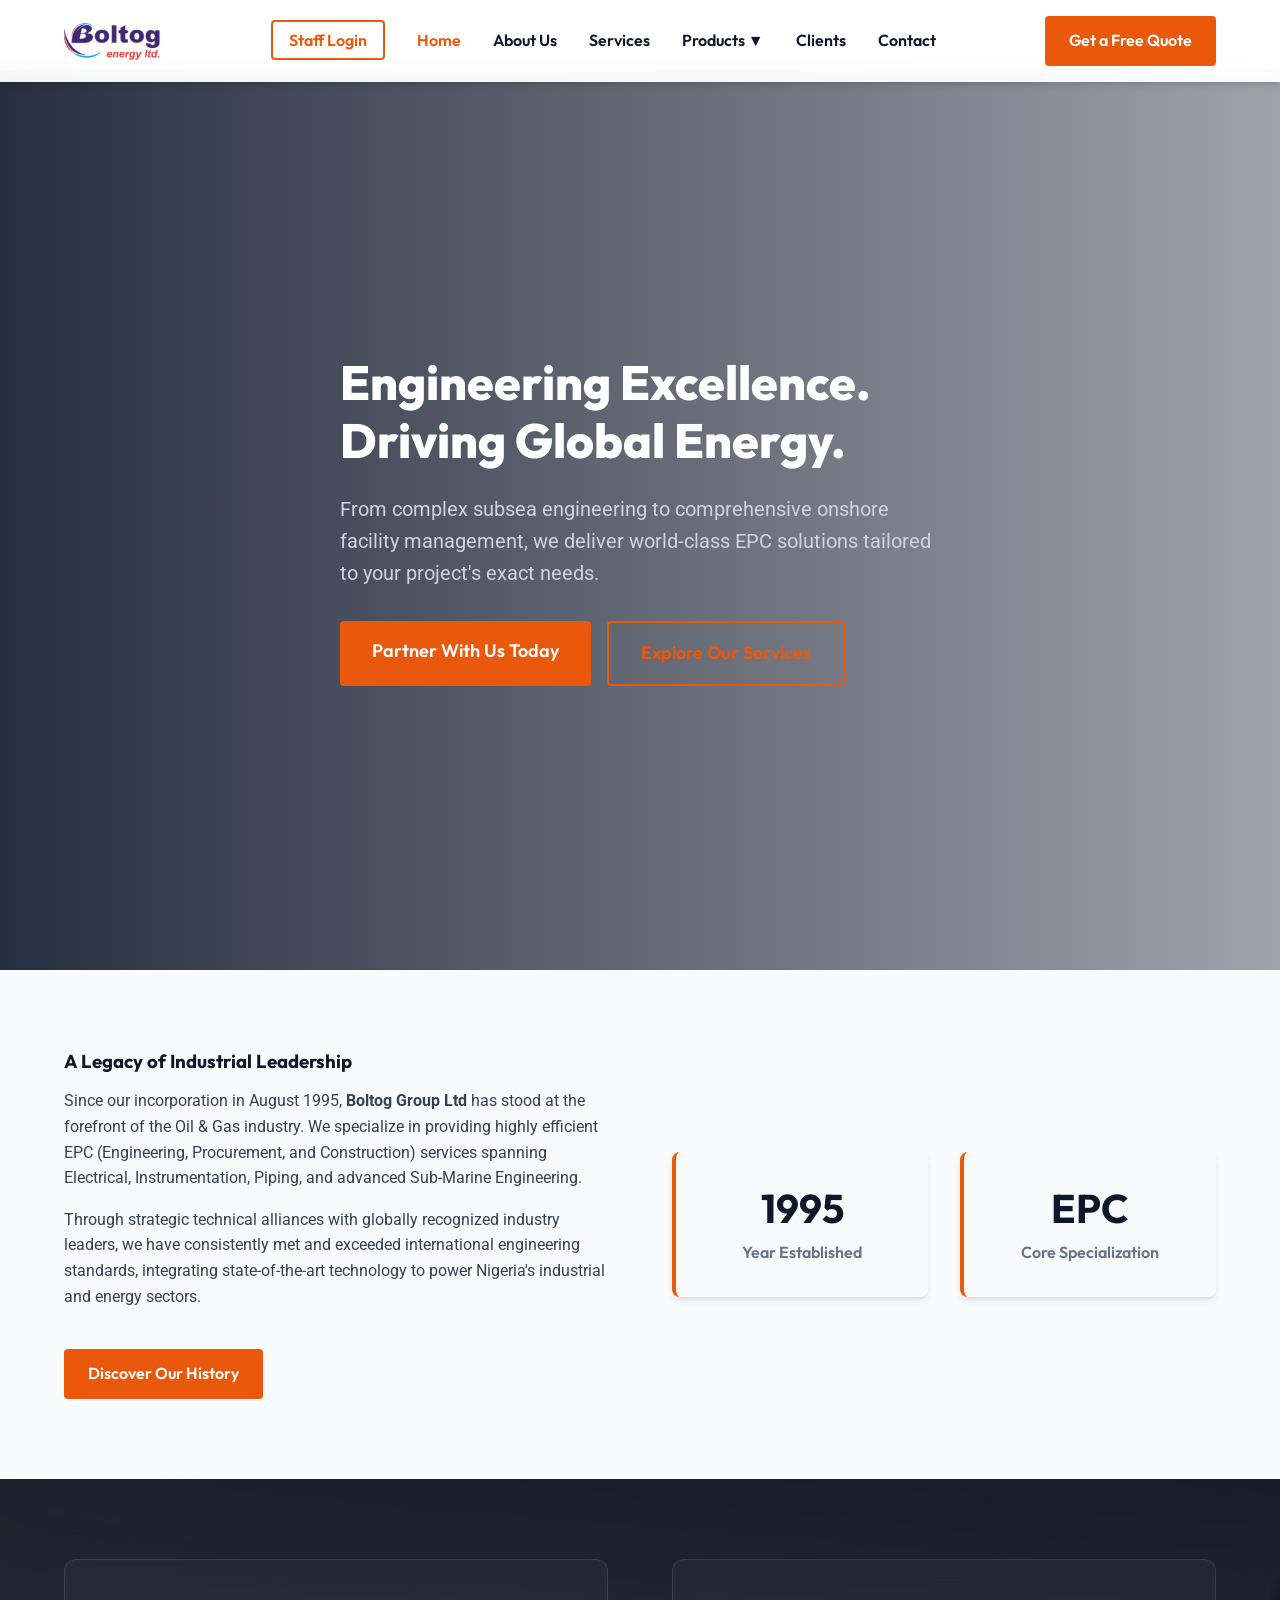
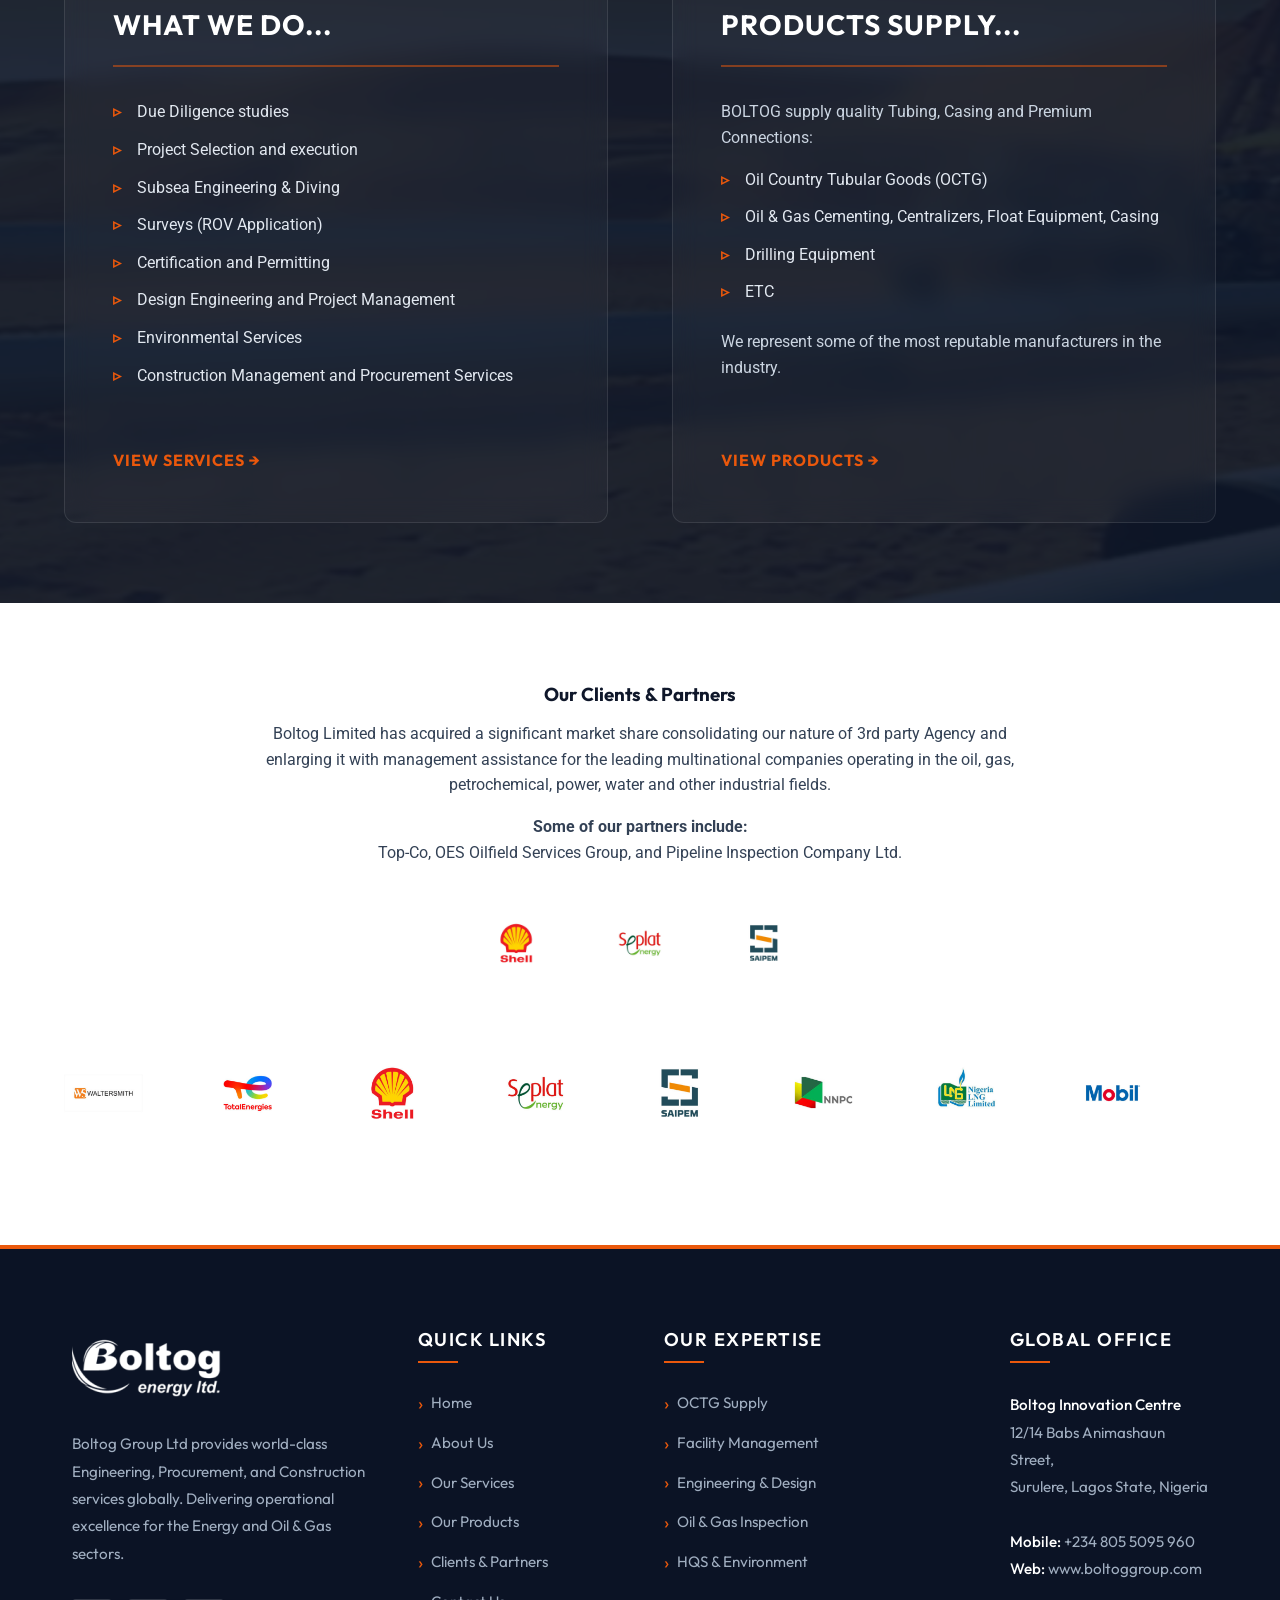
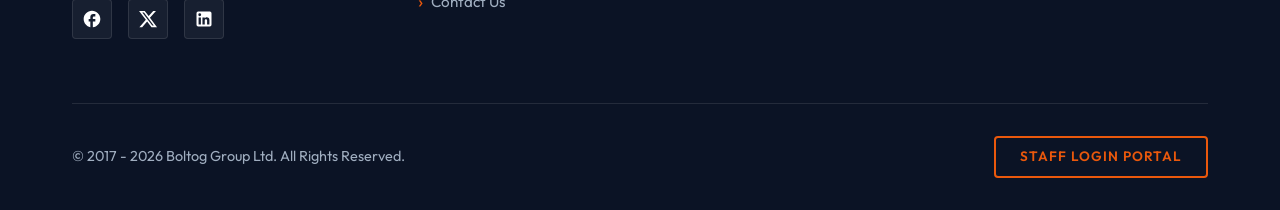
<file: index.html>
<!DOCTYPE html>
<html lang="en">
<head>
    <meta charset="UTF-8">
    <meta name="viewport" content="width=device-width, initial-scale=1.0">
    <meta name="description" content="Boltog Group Ltd - Premium Engineering, Procurement, and Construction services for the Oil, Gas, and Energy sectors.">
    <title>Boltog Group Ltd | Enterprise Engineering & Procurement</title>
    <link rel="stylesheet" href="css/styles.css">
    <link rel="stylesheet" href="css/footer.css">
    <link href="https://fonts.googleapis.com/css2?family=Outfit:wght@400;600;800&family=Roboto:wght@400;500&display=swap" rel="stylesheet">
</head>
<body>

    <!-- Header Navigation -->
    <header class="global-header">
        <div class="container header-container">
            <div class="logo">
                <a href="index.html"><img src="assets/images/logo.png" alt="Boltog Group Logo" class="logo-img"></a>
            </div>
            <button class="mobile-toggle" aria-label="Toggle navigation">
                <span></span>
                <span></span>
                <span></span>
            </button>
            <nav class="main-nav">
                <ul>
                    <li><a href="https://www.boltoggroup.com:2096/" target="_blank" class="staff-login-nav">Staff Login</a></li>
                    <li><a href="index.html" class="active">Home</a></li>
                    <li><a href="pages/about.html">About Us</a></li>
                    <li><a href="pages/services.html">Services</a></li>
                    <li class="nav-dropdown">
    <a href="pages/products.html">Products &#9660;</a>
    <ul class="dropdown-menu">
        <li><a href="pages/products_drilling.html">Drilling Equipment</a></li>
        <li><a href="pages/products_cementing.html">Cementing & Casing</a></li>
        <li><a href="pages/products_octg.html">OCTG Solutions</a></li>
    </ul>
</li>
                    <li><a href="index.html#clients">Clients</a></li>
                    <li><a href="pages/contact.html">Contact</a></li>
                </ul>
            </nav>
            <div class="header-cta">
                <a href="pages/contact.html" class="btn btn-primary">Get a Free Quote</a>
            </div>
        </div>
    </header>

    <!-- Hero Section -->
    <section id="home" class="hero">
        <div class="hero-slider">
            <div class="slide" style="background-image: url('assets/images/heroimage1.jpg');"></div>
            <div class="slide" style="background-image: url('assets/images/heroimage2.jpg');"></div>
            <div class="slide" style="background-image: url('assets/images/heroimage3.jpg');"></div>
        </div>
        <div class="hero-overlay"></div>
        <div class="container hero-content">
            <h2>Engineering Excellence. Driving Global Energy.</h2>
            <p>From complex subsea engineering to comprehensive onshore facility management, we deliver world-class EPC solutions tailored to your project's exact needs.</p>
            <div style="display: flex; gap: 1rem; margin-top: 2rem; flex-wrap: wrap;">
                <a href="pages/contact.html" class="btn btn-primary btn-large">Partner With Us Today</a>
                <a href="pages/services.html" class="btn btn-outline btn-large">Explore Our Services</a>
            </div>
        </div>
    </section>

    <!-- Trust & Legacy Section -->
    <section class="trust-section py-section bg-light">
        <div class="container">
            <div class="about-container">
                <div class="about-text">
                    <h3>A Legacy of Industrial Leadership</h3>
                    <p>Since our incorporation in August 1995, <strong>Boltog Group Ltd</strong> has stood at the forefront of the Oil & Gas industry. We specialize in providing highly efficient EPC (Engineering, Procurement, and Construction) services spanning Electrical, Instrumentation, Piping, and advanced Sub-Marine Engineering.</p>
                    <p>Through strategic technical alliances with globally recognized industry leaders, we have consistently met and exceeded international engineering standards, integrating state-of-the-art technology to power Nigeria's industrial and energy sectors.</p>
                    <a href="pages/about.html" class="btn btn-primary" style="margin-top: 1.5rem;">Discover Our History</a>
                </div>
                <div class="about-stats">
                    <div class="stat-box fade-in">
                        <h4>1995</h4>
                        <span>Year Established</span>
                    </div>
                    <div class="stat-box fade-in">
                        <h4>EPC</h4>
                        <span>Core Specialization</span>
                    </div>
                </div>
            </div>
        </div>
    </section>

    <!-- Dual Overview Section (What We Do & Products) -->
    <section class="dual-overview py-section" style="background: url('assets/images/heroimage2.jpg') center/cover no-repeat; position: relative;">
        <div class="hero-overlay" style="background: rgba(15, 23, 42, 0.92); position: absolute; inset: 0; z-index: 1;"></div>
        <div class="container" style="position: relative; z-index: 2;">
            <div class="grid" style="grid-template-columns: repeat(auto-fit, minmax(320px, 1fr)); gap: 4rem;">
                
                <!-- What We Do Card -->
                <div class="enterprise-dual-card">
                    <div class="card-header">
                        <h3>WHAT WE DO...</h3>
                    </div>
                    <div class="card-body">
                        <ul class="custom-list">
                            <li>Due Diligence studies</li>
                            <li>Project Selection and execution</li>
                            <li>Subsea Engineering & Diving</li>
                            <li>Surveys (ROV Application)</li>
                            <li>Certification and Permitting</li>
                            <li>Design Engineering and Project Management</li>
                            <li>Environmental Services</li>
                            <li>Construction Management and Procurement Services</li>
                        </ul>
                    </div>
                    <div class="card-footer">
                        <a href="pages/services.html" class="read-more">View Services &rarr;</a>
                    </div>
                </div>

                <!-- Products Supply Card -->
                <div class="enterprise-dual-card">
                    <div class="card-header">
                        <h3>PRODUCTS SUPPLY...</h3>
                    </div>
                    <div class="card-body">
                        <p class="mb-3 text-light">BOLTOG supply quality Tubing, Casing and Premium Connections:</p>
                        <ul class="custom-list">
                            <li>Oil Country Tubular Goods (OCTG)</li>
                            <li>Oil & Gas Cementing, Centralizers, Float Equipment, Casing</li>
                            <li>Drilling Equipment</li>
                            <li>ETC</li>
                        </ul>
                        <p class="mt-4 text-light">We represent some of the most reputable manufacturers in the industry.</p>
                    </div>
                    <div class="card-footer">
                        <a href="pages/products.html" class="read-more">View Products &rarr;</a>
                    </div>
                </div>

            </div>
        </div>
    </section>

    <!-- Clients & Partners Section -->
    <section id="clients" class="clients-section py-section">
        <div class="container">
            <div class="section-heading text-center">
                <h3>Our Clients & Partners</h3>
                <p style="max-width: 800px; margin: 0 auto;">Boltog Limited has acquired a significant market share consolidating our nature of 3rd party Agency and enlarging it with management assistance for the leading multinational companies operating in the oil, gas, petrochemical, power, water and other industrial fields.</p>
                <p style="margin-top: 1rem; color: var(--clr-text-main);"><strong>Some of our partners include:</strong><br>Top-Co, OES Oilfield Services Group, and Pipeline Inspection Company Ltd.</p>
            </div>
            
            <div class="featured-partners" style="display: flex; justify-content: center; align-items: center; gap: 4rem; margin-top: 2rem; margin-bottom: 3rem; flex-wrap: wrap;">
                <a href="https://www.rubicon-oilfield.com" target="_blank" title="Top-Co (Rubicon Oilfield)"><img src="https://logo.clearbit.com/rubicon-oilfield.com" alt="Top-Co Logo" style="height: 60px; width: auto; object-fit: contain; transition: transform var(--transition-fast);" onmouseover="this.style.transform='scale(1.05)'" onmouseout="this.style.transform='scale(1)'" onerror="this.src='assets/images/Partners3.jpg'"></a>
                <a href="https://oesgrp.com" target="_blank" title="OES Oilfield Services Group"><img src="https://logo.clearbit.com/oesgrp.com" alt="OES Logo" style="height: 60px; width: auto; object-fit: contain; transition: transform var(--transition-fast);" onmouseover="this.style.transform='scale(1.05)'" onmouseout="this.style.transform='scale(1)'" onerror="this.src='assets/images/Partners4.jpg'"></a>
                <a href="https://www.picltd.com" target="_blank" title="Pipeline Inspection Company Ltd"><img src="https://logo.clearbit.com/picltd.com" alt="Pipeline Inspection Company Logo" style="height: 60px; width: auto; object-fit: contain; transition: transform var(--transition-fast);" onmouseover="this.style.transform='scale(1.05)'" onmouseout="this.style.transform='scale(1)'" onerror="this.src='assets/images/Partners5.jpg'"></a>
            </div>
            <div class="marquee-wrapper">
                <div class="marquee-track">
                    <img src="assets/images/Partners1.jpg" alt="Partner 1">
                    <img src="assets/images/Partners2.jpg" alt="Partner 2">
                    <img src="assets/images/Partners3.jpg" alt="Partner 3">
                    <img src="assets/images/Partners4.jpg" alt="Partner 4">
                    <img src="assets/images/Partners5.jpg" alt="Partner 5">
                    <img src="assets/images/Partners6.jpg" alt="Partner 6">
                    <img src="assets/images/Partners7.jpg" alt="Partner 7">
                    <img src="assets/images/Partners8.jpg" alt="Partner 8">
                    <img src="assets/images/Partners9.jpg" alt="Partner 9">
                    <img src="assets/images/Partners10.jpg" alt="Partner 10">
                    <img src="assets/images/Partners11.jpg" alt="Partner 11">
                    <!-- Duplicate for infinite scroll -->
                    <img src="assets/images/Partners1.jpg" alt="Partner 1">
                    <img src="assets/images/Partners2.jpg" alt="Partner 2">
                    <img src="assets/images/Partners3.jpg" alt="Partner 3">
                    <img src="assets/images/Partners4.jpg" alt="Partner 4">
                    <img src="assets/images/Partners5.jpg" alt="Partner 5">
                    <img src="assets/images/Partners6.jpg" alt="Partner 6">
                    <img src="assets/images/Partners7.jpg" alt="Partner 7">
                    <img src="assets/images/Partners8.jpg" alt="Partner 8">
                    <img src="assets/images/Partners9.jpg" alt="Partner 9">
                    <img src="assets/images/Partners10.jpg" alt="Partner 10">
                    <img src="assets/images/Partners11.jpg" alt="Partner 11">
                </div>
            </div>
        </div>
    </section>

    <!-- Global Footer -->
    <footer class="global-footer">
        <div class="footer-container">
            <div class="footer-grid">
                <!-- Column 1: Brand & About -->
                <div class="footer-col">
                    <img src="assets/images/logo.png" alt="Boltog Group Logo" class="footer-logo">
                    <p class="footer-about">Boltog Group Ltd provides world-class Engineering, Procurement, and Construction services globally. Delivering operational excellence for the Energy and Oil & Gas sectors.</p>
                    <div class="social-links">
                        <a href="https://www.facebook.com/BoltogGroup" target="_blank" title="Facebook" class="social-icon">
                            <svg viewBox="0 0 24 24" width="20" height="20" fill="currentColor"><path d="M22 12c0-5.52-4.48-10-10-10S2 6.48 2 12c0 4.84 3.44 8.87 8 9.8V15H8v-3h2V9.5C10 7.57 11.57 6 13.5 6H16v3h-2c-.55 0-1 .45-1 1v2h3v3h-3v6.95c5.05-.5 9-4.76 9-9.95z"/></svg>
                        </a>
                        <a href="https://x.com/BoltogGroup" target="_blank" title="X (Twitter)" class="social-icon">
                            <svg viewBox="0 0 24 24" width="20" height="20" fill="currentColor"><path d="M18.244 2.25h3.308l-7.227 8.26 8.502 11.24H16.17l-5.214-6.817L4.99 21.75H1.68l7.73-8.835L1.254 2.25H8.08l4.713 6.231zm-1.161 17.52h1.833L7.084 4.126H5.117z"/></svg>
                        </a>
                        <a href="http://www.ng.linkedin.com/pub/boltog-group-nigeria/58/560/6b" target="_blank" title="LinkedIn" class="social-icon">
                            <svg viewBox="0 0 24 24" width="20" height="20" fill="currentColor"><path d="M19 3a2 2 0 012 2v14a2 2 0 01-2 2H5a2 2 0 01-2-2V5a2 2 0 012-2h14m-.5 15.5v-5.3a3.26 3.26 0 00-3.26-3.26c-.85 0-1.84.52-2.32 1.3v-1.11h-2.79v8.37h2.79v-4.93c0-.77.62-1.4 1.39-1.4a1.4 1.4 0 011.4 1.4v4.93h2.79M6.88 8.56a1.68 1.68 0 001.68-1.68c0-.93-.75-1.69-1.68-1.69a1.69 1.69 0 00-1.69 1.69c0 .93.76 1.68 1.69 1.68m1.39 9.94v-8.37H5.5v8.37h2.77z"/></svg>
                        </a>
                    </div>
                </div>
                
                <!-- Column 2: Quick Links -->
                <div class="footer-col">
                    <h5>Quick Links</h5>
                    <ul class="footer-links">
                        <li><a href="index.html">Home</a></li>
                        <li><a href="pages/about.html">About Us</a></li>
                        <li><a href="pages/services.html">Our Services</a></li>
                        <li><a href="pages/products.html">Our Products</a></li>
                        <li><a href="index.html#clients">Clients & Partners</a></li>
                        <li><a href="pages/contact.html">Contact Us</a></li>
                    </ul>
                </div>
                
                <!-- Column 3: Our Expertise -->
                <div class="footer-col">
                    <h5>Our Expertise</h5>
                    <ul class="footer-links">
                        <li><a href="pages/products_octg.html">OCTG Supply</a></li>
                        <li><a href="pages/services.html">Facility Management</a></li>
                        <li><a href="pages/services.html">Engineering & Design</a></li>
                        <li><a href="pages/services.html">Oil & Gas Inspection</a></li>
                        <li><a href="pages/about.html">HQS & Environment</a></li>
                    </ul>
                </div>
                
                <!-- Column 4: Contact -->
                <div class="footer-col">
                    <h5>Global Office</h5>
                    <address class="footer-address">
                        <strong>Boltog Innovation Centre</strong><br>
                        12/14 Babs Animashaun Street,<br>
                        Surulere, Lagos State, Nigeria<br><br>
                        <strong>Mobile:</strong> +234 805 5095 960<br>
                        <strong>Web:</strong> www.boltoggroup.com
                    </address>
                </div>
            </div>
            
            <div class="footer-bottom">
                <p>&copy; 2017 - 2026 Boltog Group Ltd. All Rights Reserved.</p>
                <div>
                    <a href="https://www.boltoggroup.com:2096/" target="_blank" class="staff-login-btn">Staff Login Portal</a>
                </div>
            </div>
        </div>
    </footer>

    <script>
        document.addEventListener('DOMContentLoaded', function() {
            const toggle = document.querySelector('.mobile-toggle');
            const nav = document.querySelector('.main-nav');
            if(toggle && nav) {
                toggle.addEventListener('click', function(e) {
                    toggle.classList.toggle('is-active');
                    nav.classList.toggle('is-open');
                    e.stopPropagation();
                });
                document.addEventListener('click', function(e) {
                    if (nav.classList.contains('is-open') && !nav.contains(e.target) && !toggle.contains(e.target)) {
                        nav.classList.remove('is-open');
                        toggle.classList.remove('is-active');
                    }
                });
            }
        });
    </script>
<button id="backToTop" class="back-to-top" aria-label="Back to Top">&#8593;</button>
    <script>
        document.addEventListener('DOMContentLoaded', function() {
            // Back to top
            const backToTop = document.getElementById('backToTop');
            if (backToTop) {
                window.addEventListener('scroll', () => {
                    if (window.scrollY > 300) backToTop.classList.add('visible');
                    else backToTop.classList.remove('visible');
                });
                backToTop.addEventListener('click', () => {
                    window.scrollTo({top: 0, behavior: 'smooth'});
                });
            }
            // AOS Scroll
            const observer = new IntersectionObserver(entries => {
                entries.forEach(entry => {
                    if (entry.isIntersecting) {
                        entry.target.classList.add('visible');
                    }
                });
            });
            document.querySelectorAll('.fade-in').forEach(el => observer.observe(el));
        });
    </script>
</body>
</html>
</file>
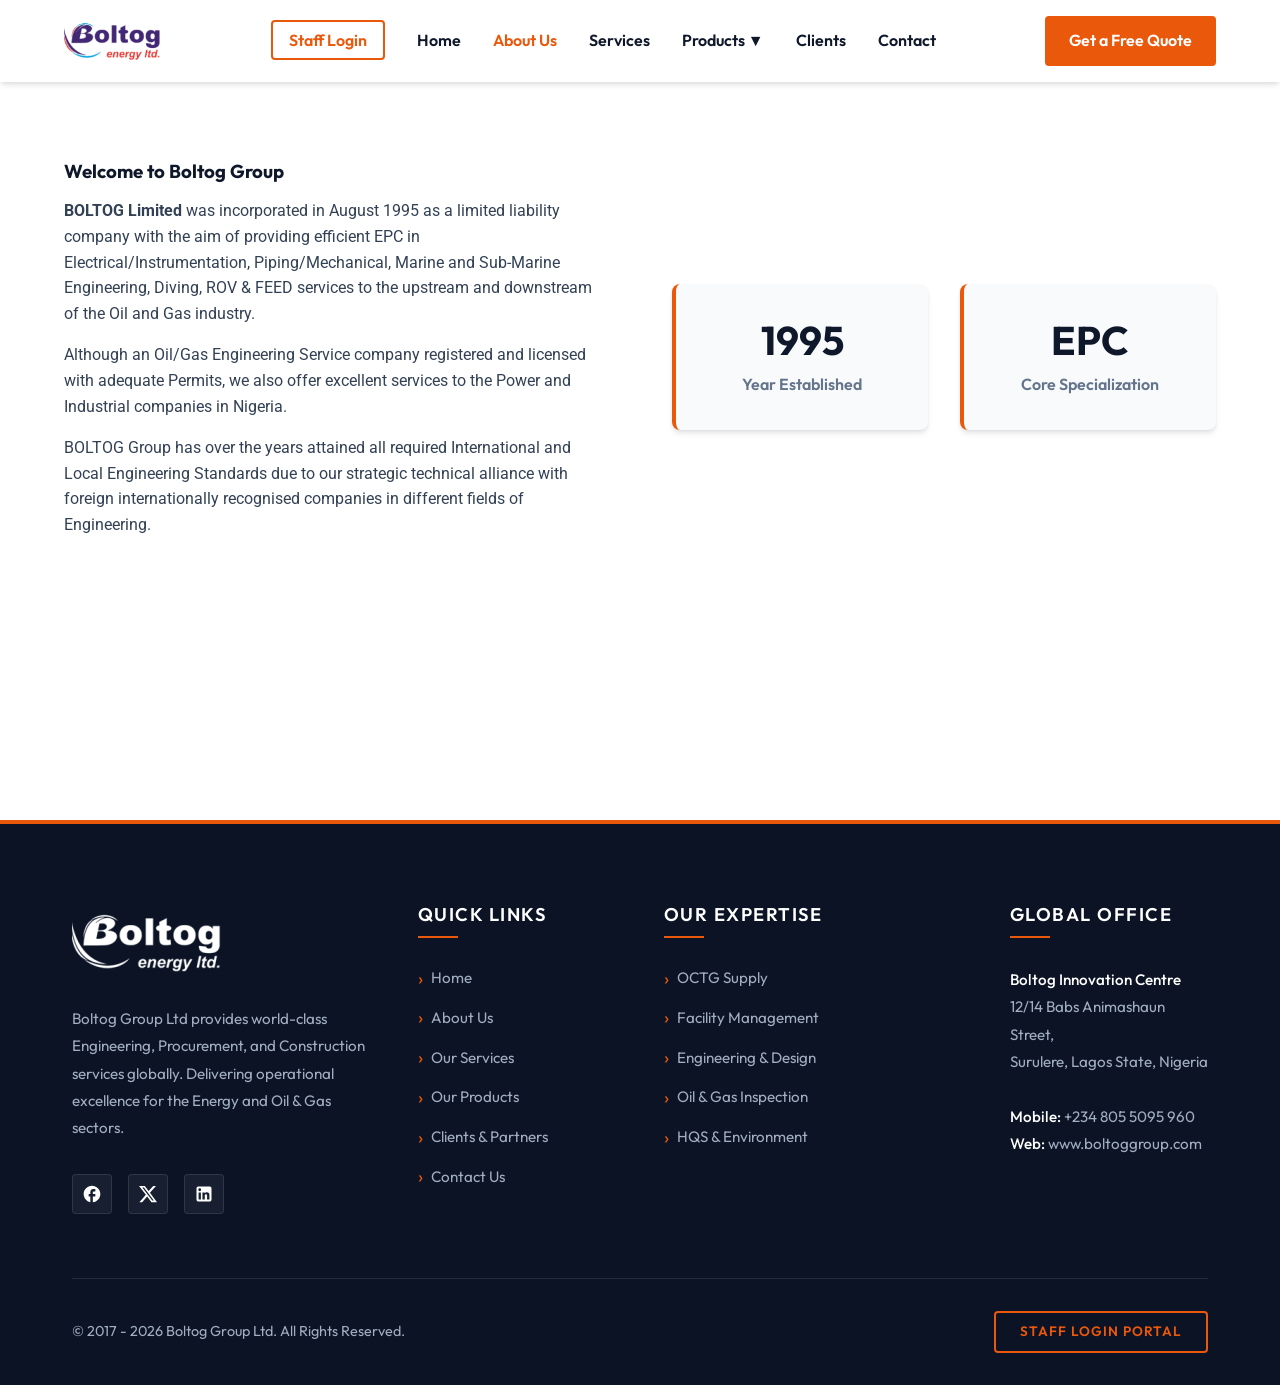
<file: pages/about.html>
<!DOCTYPE html>
<html lang="en">
<head>
    <meta charset="UTF-8">
    <meta name="viewport" content="width=device-width, initial-scale=1.0">
    <meta name="description" content="Boltog Group Ltd - Providing efficient EPC in Electrical/Instrumentation, Piping/Mechanical, Marine and Sub-Marine Engineering.">
    <title>Boltog Group Ltd | About Us</title>
    <link rel="stylesheet" href="../css/styles.css">
    <link rel="stylesheet" href="../css/footer.css">
    <link href="https://fonts.googleapis.com/css2?family=Outfit:wght@400;600;800&family=Roboto:wght@400;500&display=swap" rel="stylesheet">
</head>
<body>

    <!-- Header Navigation -->
    <header class="global-header">
        <div class="container header-container">
            <div class="logo">
                <a href="../index.html"><img src="../assets/images/logo.png" alt="Boltog Group Logo" class="logo-img"></a>
            </div>
            <button class="mobile-toggle" aria-label="Toggle navigation">
                <span></span>
                <span></span>
                <span></span>
            </button>
            <nav class="main-nav">
                <ul>
                    <li><a href="https://www.boltoggroup.com:2096/" target="_blank" class="staff-login-nav">Staff Login</a></li>
                    <li><a href="../index.html">Home</a></li>
                    <li><a href="about.html" class="active">About Us</a></li>
                    <li><a href="services.html">Services</a></li>
                    <li class="nav-dropdown">
    <a href="products.html">Products &#9660;</a>
    <ul class="dropdown-menu">
        <li><a href="products_drilling.html">Drilling Equipment</a></li>
        <li><a href="products_cementing.html">Cementing & Casing</a></li>
        <li><a href="products_octg.html">OCTG Solutions</a></li>
    </ul>
</li>
                    <li><a href="../index.html#clients">Clients</a></li>
                    <li><a href="contact.html">Contact</a></li>
                </ul>
            </nav>
            <div class="header-cta">
                <a href="contact.html" class="btn btn-primary">Get a Free Quote</a>
            </div>
        </div>
    </header>

    <!-- About Section -->
    <section id="about" class="about-section py-section" style="margin-top: 80px; min-height: calc(100vh - 160px);">
        <div class="container about-container">
            <div class="about-text">
                <h3>Welcome to Boltog Group</h3>
                <p><strong>BOLTOG Limited</strong> was incorporated in August 1995 as a limited liability company with the aim of providing efficient EPC in Electrical/Instrumentation, Piping/Mechanical, Marine and Sub-Marine Engineering, Diving, ROV & FEED services to the upstream and downstream of the Oil and Gas industry.</p>
                <p>Although an Oil/Gas Engineering Service company registered and licensed with adequate Permits, we also offer excellent services to the Power and Industrial companies in Nigeria.</p>
                <p>BOLTOG Group has over the years attained all required International and Local Engineering Standards due to our strategic technical alliance with foreign internationally recognised companies in different fields of Engineering.</p>
            </div>
            <div class="about-stats">
                <div class="stat-box fade-in">
                    <h4>1995</h4>
                    <span>Year Established</span>
                </div>
                <div class="stat-box fade-in">
                    <h4>EPC</h4>
                    <span>Core Specialization</span>
                </div>
            </div>
        </div>
    </section>

    <!-- Global Footer -->
    <footer class="global-footer">
        <div class="footer-container">
            <div class="footer-grid">
                <!-- Column 1: Brand & About -->
                <div class="footer-col">
                    <img src="../assets/images/logo.png" alt="Boltog Group Logo" class="footer-logo">
                    <p class="footer-about">Boltog Group Ltd provides world-class Engineering, Procurement, and Construction services globally. Delivering operational excellence for the Energy and Oil & Gas sectors.</p>
                    <div class="social-links">
                        <a href="https://www.facebook.com/BoltogGroup" target="_blank" title="Facebook" class="social-icon">
                            <svg viewBox="0 0 24 24" width="20" height="20" fill="currentColor"><path d="M22 12c0-5.52-4.48-10-10-10S2 6.48 2 12c0 4.84 3.44 8.87 8 9.8V15H8v-3h2V9.5C10 7.57 11.57 6 13.5 6H16v3h-2c-.55 0-1 .45-1 1v2h3v3h-3v6.95c5.05-.5 9-4.76 9-9.95z"/></svg>
                        </a>
                        <a href="https://x.com/BoltogGroup" target="_blank" title="X (Twitter)" class="social-icon">
                            <svg viewBox="0 0 24 24" width="20" height="20" fill="currentColor"><path d="M18.244 2.25h3.308l-7.227 8.26 8.502 11.24H16.17l-5.214-6.817L4.99 21.75H1.68l7.73-8.835L1.254 2.25H8.08l4.713 6.231zm-1.161 17.52h1.833L7.084 4.126H5.117z"/></svg>
                        </a>
                        <a href="http://www.ng.linkedin.com/pub/boltog-group-nigeria/58/560/6b" target="_blank" title="LinkedIn" class="social-icon">
                            <svg viewBox="0 0 24 24" width="20" height="20" fill="currentColor"><path d="M19 3a2 2 0 012 2v14a2 2 0 01-2 2H5a2 2 0 01-2-2V5a2 2 0 012-2h14m-.5 15.5v-5.3a3.26 3.26 0 00-3.26-3.26c-.85 0-1.84.52-2.32 1.3v-1.11h-2.79v8.37h2.79v-4.93c0-.77.62-1.4 1.39-1.4a1.4 1.4 0 011.4 1.4v4.93h2.79M6.88 8.56a1.68 1.68 0 001.68-1.68c0-.93-.75-1.69-1.68-1.69a1.69 1.69 0 00-1.69 1.69c0 .93.76 1.68 1.69 1.68m1.39 9.94v-8.37H5.5v8.37h2.77z"/></svg>
                        </a>
                    </div>
                </div>
                
                <!-- Column 2: Quick Links -->
                <div class="footer-col">
                    <h5>Quick Links</h5>
                    <ul class="footer-links">
                        <li><a href="../index.html">Home</a></li>
                        <li><a href="about.html">About Us</a></li>
                        <li><a href="services.html">Our Services</a></li>
                        <li><a href="products.html">Our Products</a></li>
                        <li><a href="../index.html#clients">Clients & Partners</a></li>
                        <li><a href="contact.html">Contact Us</a></li>
                    </ul>
                </div>
                
                <!-- Column 3: Our Expertise -->
                <div class="footer-col">
                    <h5>Our Expertise</h5>
                    <ul class="footer-links">
                        <li><a href="products_octg.html">OCTG Supply</a></li>
                        <li><a href="services.html">Facility Management</a></li>
                        <li><a href="services.html">Engineering & Design</a></li>
                        <li><a href="services.html">Oil & Gas Inspection</a></li>
                        <li><a href="about.html">HQS & Environment</a></li>
                    </ul>
                </div>
                
                <!-- Column 4: Contact -->
                <div class="footer-col">
                    <h5>Global Office</h5>
                    <address class="footer-address">
                        <strong>Boltog Innovation Centre</strong><br>
                        12/14 Babs Animashaun Street,<br>
                        Surulere, Lagos State, Nigeria<br><br>
                        <strong>Mobile:</strong> +234 805 5095 960<br>
                        <strong>Web:</strong> www.boltoggroup.com
                    </address>
                </div>
            </div>
            
            <div class="footer-bottom">
                <p>&copy; 2017 - 2026 Boltog Group Ltd. All Rights Reserved.</p>
                <div>
                    <a href="https://www.boltoggroup.com:2096/" target="_blank" class="staff-login-btn">Staff Login Portal</a>
                </div>
            </div>
        </div>
    </footer>

    <script>
        document.addEventListener('DOMContentLoaded', function() {
            const toggle = document.querySelector('.mobile-toggle');
            const nav = document.querySelector('.main-nav');
            if(toggle && nav) {
                toggle.addEventListener('click', function(e) {
                    toggle.classList.toggle('is-active');
                    nav.classList.toggle('is-open');
                    e.stopPropagation();
                });
                document.addEventListener('click', function(e) {
                    if (nav.classList.contains('is-open') && !nav.contains(e.target) && !toggle.contains(e.target)) {
                        nav.classList.remove('is-open');
                        toggle.classList.remove('is-active');
                    }
                });
            }
        });
    </script>
<button id="backToTop" class="back-to-top" aria-label="Back to Top">&#8593;</button>
    <script>
        document.addEventListener('DOMContentLoaded', function() {
            // Back to top
            const backToTop = document.getElementById('backToTop');
            if (backToTop) {
                window.addEventListener('scroll', () => {
                    if (window.scrollY > 300) backToTop.classList.add('visible');
                    else backToTop.classList.remove('visible');
                });
                backToTop.addEventListener('click', () => {
                    window.scrollTo({top: 0, behavior: 'smooth'});
                });
            }
            // AOS Scroll
            const observer = new IntersectionObserver(entries => {
                entries.forEach(entry => {
                    if (entry.isIntersecting) {
                        entry.target.classList.add('visible');
                    }
                });
            });
            document.querySelectorAll('.fade-in').forEach(el => observer.observe(el));
        });
    </script>
</body>
</html>
</file>
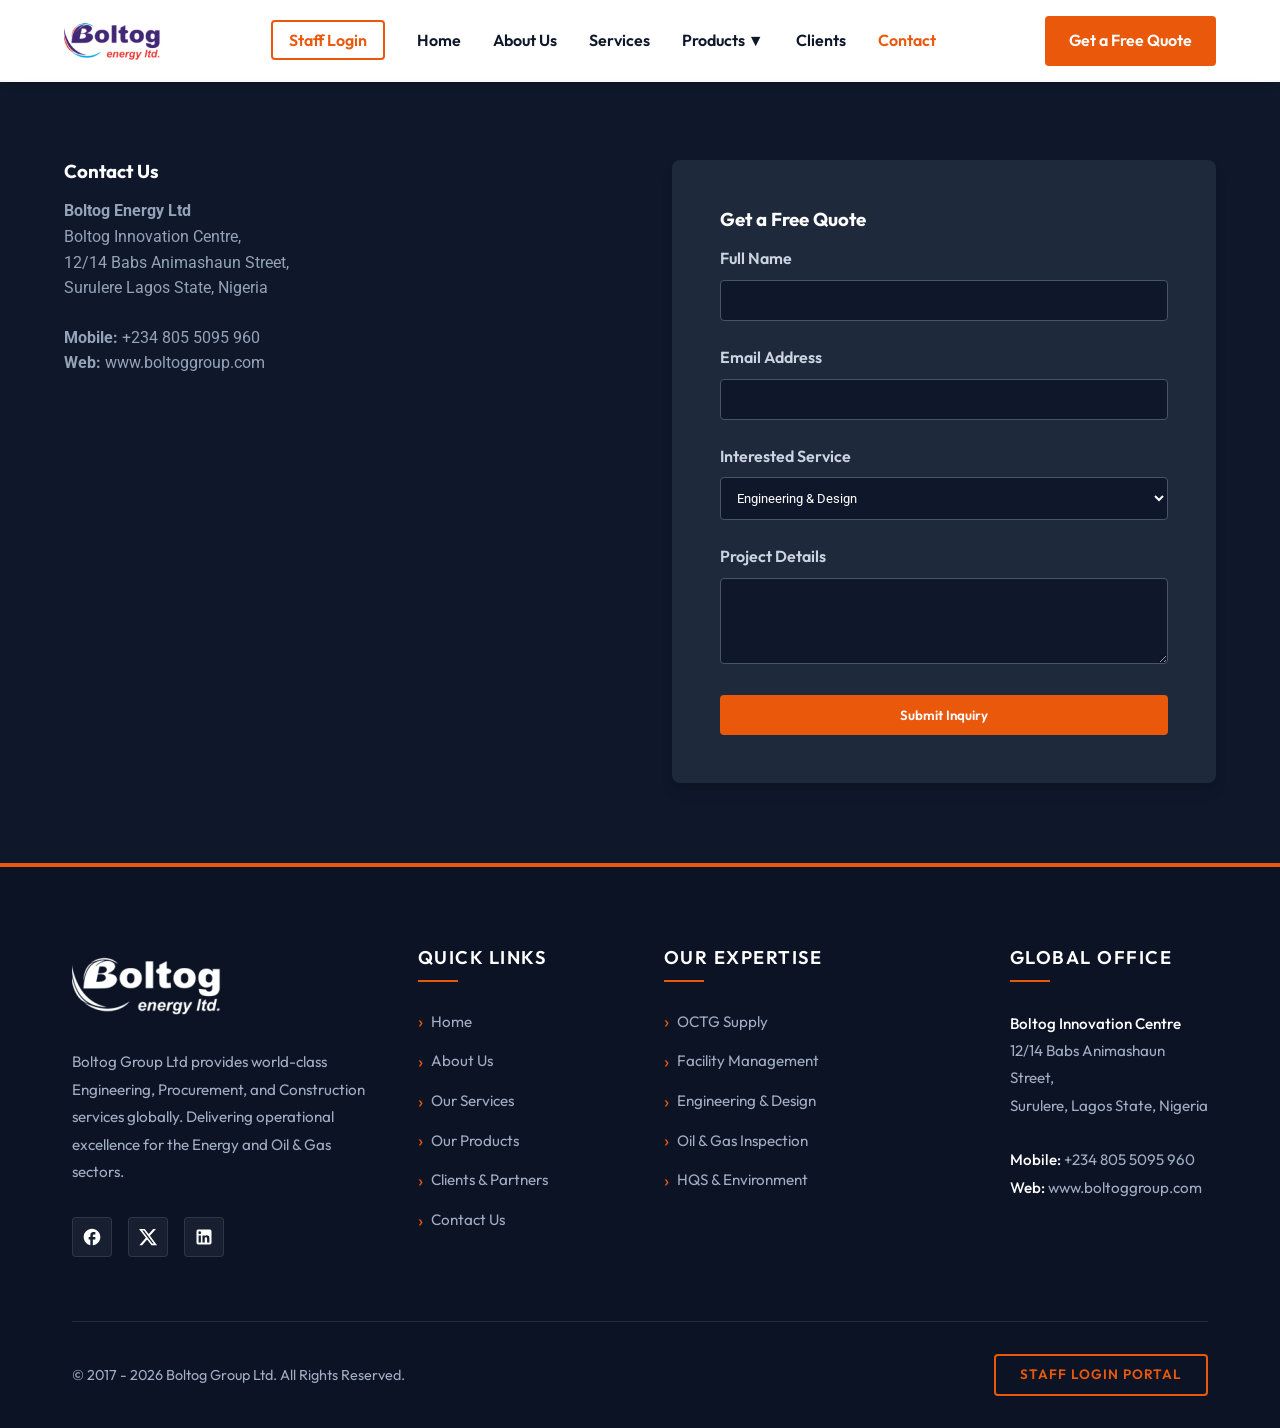
<file: pages/contact.html>
<!DOCTYPE html>
<html lang="en">
<head>
    <meta charset="UTF-8">
    <meta name="viewport" content="width=device-width, initial-scale=1.0">
    <meta name="description" content="Boltog Group Ltd - Providing efficient EPC in Electrical/Instrumentation, Piping/Mechanical, Marine and Sub-Marine Engineering.">
    <title>Boltog Group Ltd | Contact</title>
    <link rel="stylesheet" href="../css/styles.css">
    <link rel="stylesheet" href="../css/footer.css">
    <link href="https://fonts.googleapis.com/css2?family=Outfit:wght@400;600;800&family=Roboto:wght@400;500&display=swap" rel="stylesheet">
</head>
<body>

    <!-- Header Navigation -->
    <header class="global-header">
        <div class="container header-container">
            <div class="logo">
                <a href="../index.html"><img src="../assets/images/logo.png" alt="Boltog Group Logo" class="logo-img"></a>
            </div>
            <button class="mobile-toggle" aria-label="Toggle navigation">
                <span></span>
                <span></span>
                <span></span>
            </button>
            <nav class="main-nav">
                <ul>
                    <li><a href="https://www.boltoggroup.com:2096/" target="_blank" class="staff-login-nav">Staff Login</a></li>
                    <li><a href="../index.html">Home</a></li>
                    <li><a href="about.html">About Us</a></li>
                    <li><a href="services.html">Services</a></li>
                    <li class="nav-dropdown">
    <a href="products.html">Products &#9660;</a>
    <ul class="dropdown-menu">
        <li><a href="products_drilling.html">Drilling Equipment</a></li>
        <li><a href="products_cementing.html">Cementing & Casing</a></li>
        <li><a href="products_octg.html">OCTG Solutions</a></li>
    </ul>
</li>
                    <li><a href="../index.html#clients">Clients</a></li>
                    <li><a href="contact.html" class="active">Contact</a></li>
                </ul>
            </nav>
            <div class="header-cta">
                <a href="contact.html" class="btn btn-primary">Get a Free Quote</a>
            </div>
        </div>
    </header>

    <!-- Contact & Form Section -->
    <section id="contact" class="contact-section py-section bg-dark" style="margin-top: 80px; min-height: calc(100vh - 160px);">
        <div class="container contact-container">
            <div class="contact-info">
                <h3>Contact Us</h3>
                <p><strong>Boltog Energy Ltd</strong><br>
                Boltog Innovation Centre,<br>
                12/14 Babs Animashaun Street,<br>
                Surulere Lagos State, Nigeria</p>
                <p><strong>Mobile:</strong> +234 805 5095 960<br>
                <strong>Web:</strong> www.boltoggroup.com</p>
            </div>
            <div class="contact-form-wrapper">
                <h3>Get a Free Quote</h3>
                <form action="#" method="POST" class="enterprise-form">
                    <div class="form-group">
                        <label for="name">Full Name</label>
                        <input type="text" id="name" name="name" required>
                    </div>
                    <div class="form-group">
                        <label for="email">Email Address</label>
                        <input type="email" id="email" name="email" required>
                    </div>
                    <div class="form-group">
                        <label for="service">Interested Service</label>
                        <select id="service" name="service">
                            <option value="engineering">Engineering & Design</option>
                            <option value="procurement">Procurement (OCTG, etc)</option>
                            <option value="subsea">Subsea & ROV</option>
                            <option value="construction">Construction Management</option>
                        </select>
                    </div>
                    <div class="form-group">
                        <label for="message">Project Details</label>
                        <textarea id="message" name="message" rows="4" required></textarea>
                    </div>
                    <button type="submit" class="btn btn-primary btn-block">Submit Inquiry</button>
                </form>
            </div>
        </div>
    </section>

    <!-- Global Footer -->
    <footer class="global-footer">
        <div class="footer-container">
            <div class="footer-grid">
                <!-- Column 1: Brand & About -->
                <div class="footer-col">
                    <img src="../assets/images/logo.png" alt="Boltog Group Logo" class="footer-logo">
                    <p class="footer-about">Boltog Group Ltd provides world-class Engineering, Procurement, and Construction services globally. Delivering operational excellence for the Energy and Oil & Gas sectors.</p>
                    <div class="social-links">
                        <a href="https://www.facebook.com/BoltogGroup" target="_blank" title="Facebook" class="social-icon">
                            <svg viewBox="0 0 24 24" width="20" height="20" fill="currentColor"><path d="M22 12c0-5.52-4.48-10-10-10S2 6.48 2 12c0 4.84 3.44 8.87 8 9.8V15H8v-3h2V9.5C10 7.57 11.57 6 13.5 6H16v3h-2c-.55 0-1 .45-1 1v2h3v3h-3v6.95c5.05-.5 9-4.76 9-9.95z"/></svg>
                        </a>
                        <a href="https://x.com/BoltogGroup" target="_blank" title="X (Twitter)" class="social-icon">
                            <svg viewBox="0 0 24 24" width="20" height="20" fill="currentColor"><path d="M18.244 2.25h3.308l-7.227 8.26 8.502 11.24H16.17l-5.214-6.817L4.99 21.75H1.68l7.73-8.835L1.254 2.25H8.08l4.713 6.231zm-1.161 17.52h1.833L7.084 4.126H5.117z"/></svg>
                        </a>
                        <a href="http://www.ng.linkedin.com/pub/boltog-group-nigeria/58/560/6b" target="_blank" title="LinkedIn" class="social-icon">
                            <svg viewBox="0 0 24 24" width="20" height="20" fill="currentColor"><path d="M19 3a2 2 0 012 2v14a2 2 0 01-2 2H5a2 2 0 01-2-2V5a2 2 0 012-2h14m-.5 15.5v-5.3a3.26 3.26 0 00-3.26-3.26c-.85 0-1.84.52-2.32 1.3v-1.11h-2.79v8.37h2.79v-4.93c0-.77.62-1.4 1.39-1.4a1.4 1.4 0 011.4 1.4v4.93h2.79M6.88 8.56a1.68 1.68 0 001.68-1.68c0-.93-.75-1.69-1.68-1.69a1.69 1.69 0 00-1.69 1.69c0 .93.76 1.68 1.69 1.68m1.39 9.94v-8.37H5.5v8.37h2.77z"/></svg>
                        </a>
                    </div>
                </div>
                
                <!-- Column 2: Quick Links -->
                <div class="footer-col">
                    <h5>Quick Links</h5>
                    <ul class="footer-links">
                        <li><a href="../index.html">Home</a></li>
                        <li><a href="about.html">About Us</a></li>
                        <li><a href="services.html">Our Services</a></li>
                        <li><a href="products.html">Our Products</a></li>
                        <li><a href="../index.html#clients">Clients & Partners</a></li>
                        <li><a href="contact.html">Contact Us</a></li>
                    </ul>
                </div>
                
                <!-- Column 3: Our Expertise -->
                <div class="footer-col">
                    <h5>Our Expertise</h5>
                    <ul class="footer-links">
                        <li><a href="products_octg.html">OCTG Supply</a></li>
                        <li><a href="services.html">Facility Management</a></li>
                        <li><a href="services.html">Engineering & Design</a></li>
                        <li><a href="services.html">Oil & Gas Inspection</a></li>
                        <li><a href="about.html">HQS & Environment</a></li>
                    </ul>
                </div>
                
                <!-- Column 4: Contact -->
                <div class="footer-col">
                    <h5>Global Office</h5>
                    <address class="footer-address">
                        <strong>Boltog Innovation Centre</strong><br>
                        12/14 Babs Animashaun Street,<br>
                        Surulere, Lagos State, Nigeria<br><br>
                        <strong>Mobile:</strong> +234 805 5095 960<br>
                        <strong>Web:</strong> www.boltoggroup.com
                    </address>
                </div>
            </div>
            
            <div class="footer-bottom">
                <p>&copy; 2017 - 2026 Boltog Group Ltd. All Rights Reserved.</p>
                <div>
                    <a href="https://www.boltoggroup.com:2096/" target="_blank" class="staff-login-btn">Staff Login Portal</a>
                </div>
            </div>
        </div>
    </footer>

    <script>
        document.addEventListener('DOMContentLoaded', function() {
            const toggle = document.querySelector('.mobile-toggle');
            const nav = document.querySelector('.main-nav');
            if(toggle && nav) {
                toggle.addEventListener('click', function(e) {
                    toggle.classList.toggle('is-active');
                    nav.classList.toggle('is-open');
                    e.stopPropagation();
                });
                document.addEventListener('click', function(e) {
                    if (nav.classList.contains('is-open') && !nav.contains(e.target) && !toggle.contains(e.target)) {
                        nav.classList.remove('is-open');
                        toggle.classList.remove('is-active');
                    }
                });
            }
        });
    </script>
<button id="backToTop" class="back-to-top" aria-label="Back to Top">&#8593;</button>
    <script>
        document.addEventListener('DOMContentLoaded', function() {
            // Back to top
            const backToTop = document.getElementById('backToTop');
            if (backToTop) {
                window.addEventListener('scroll', () => {
                    if (window.scrollY > 300) backToTop.classList.add('visible');
                    else backToTop.classList.remove('visible');
                });
                backToTop.addEventListener('click', () => {
                    window.scrollTo({top: 0, behavior: 'smooth'});
                });
            }
            // AOS Scroll
            const observer = new IntersectionObserver(entries => {
                entries.forEach(entry => {
                    if (entry.isIntersecting) {
                        entry.target.classList.add('visible');
                    }
                });
            });
            document.querySelectorAll('.fade-in').forEach(el => observer.observe(el));
        });
    </script>
</body>
</html>
</file>
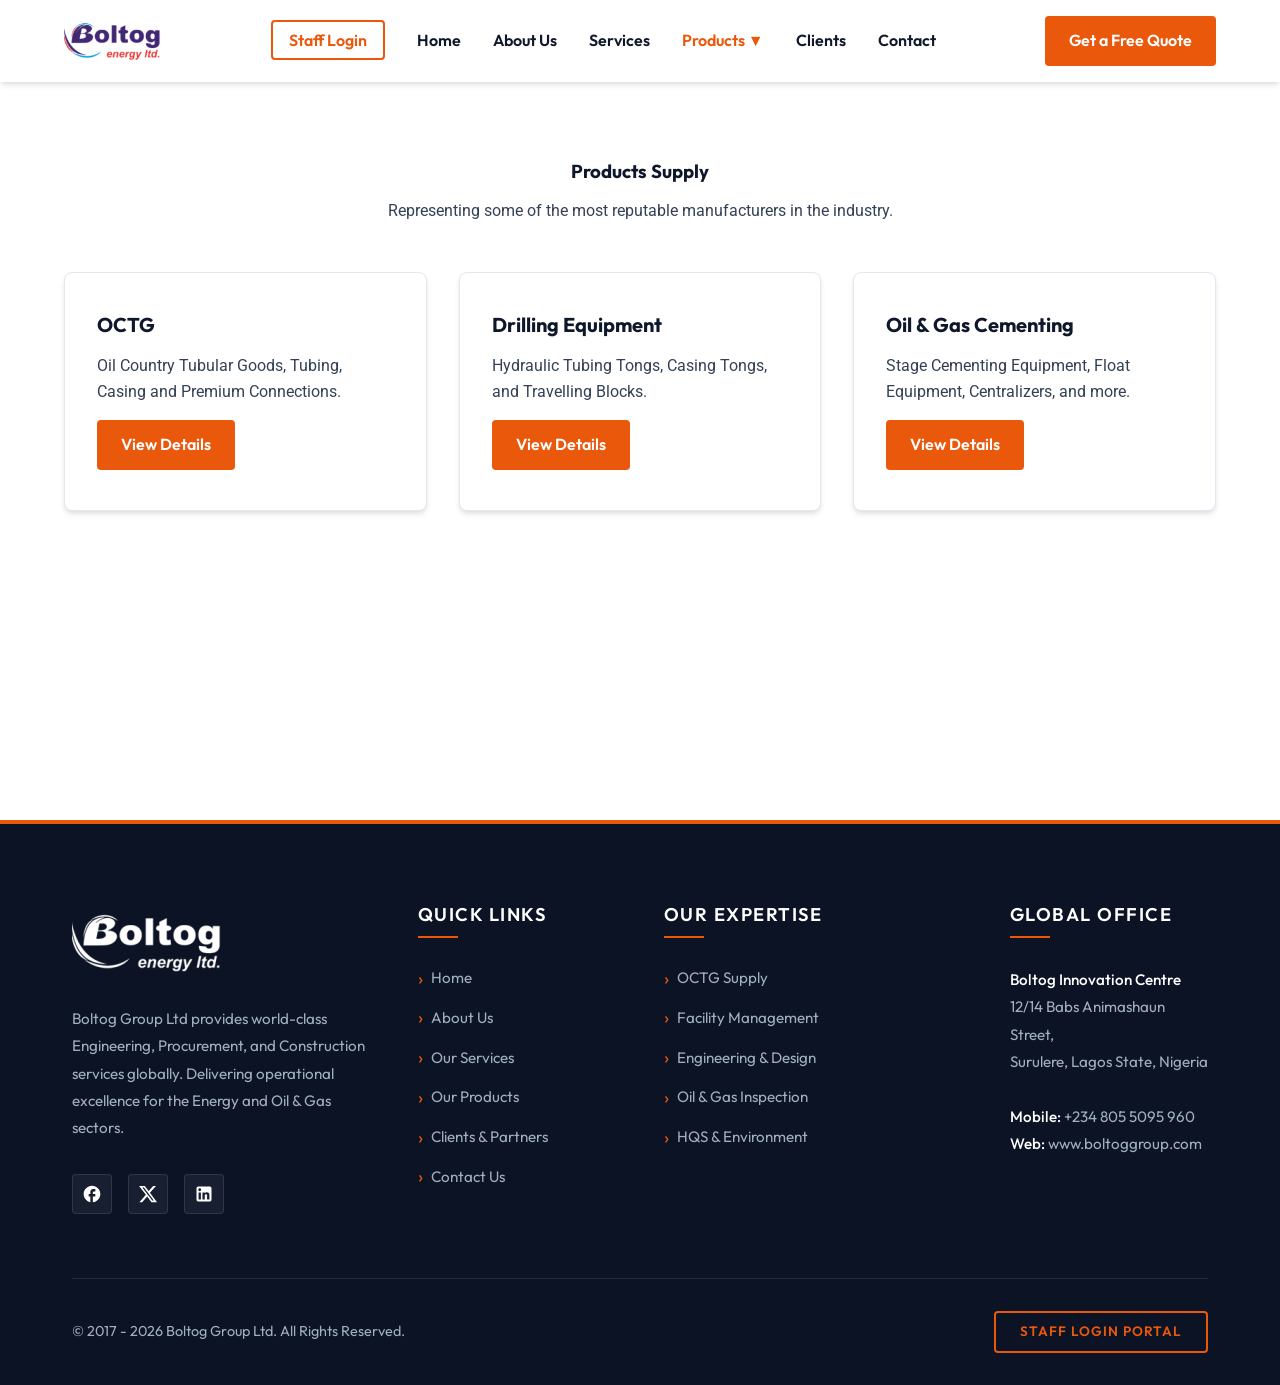
<file: pages/products.html>
<!DOCTYPE html>
<html lang="en">
<head>
    <meta charset="UTF-8">
    <meta name="viewport" content="width=device-width, initial-scale=1.0">
    <meta name="description" content="Boltog Group Ltd - Providing efficient EPC in Electrical/Instrumentation, Piping/Mechanical, Marine and Sub-Marine Engineering.">
    <title>Boltog Group Ltd | Products</title>
    <link rel="stylesheet" href="../css/styles.css">
    <link rel="stylesheet" href="../css/footer.css">
    <link href="https://fonts.googleapis.com/css2?family=Outfit:wght@400;600;800&family=Roboto:wght@400;500&display=swap" rel="stylesheet">
</head>
<body>

    <!-- Header Navigation -->
    <header class="global-header">
        <div class="container header-container">
            <div class="logo">
                <a href="../index.html"><img src="../assets/images/logo.png" alt="Boltog Group Logo" class="logo-img"></a>
            </div>
            <button class="mobile-toggle" aria-label="Toggle navigation">
                <span></span>
                <span></span>
                <span></span>
            </button>
            <nav class="main-nav">
                <ul>
                    <li><a href="https://www.boltoggroup.com:2096/" target="_blank" class="staff-login-nav">Staff Login</a></li>
                    <li><a href="../index.html">Home</a></li>
                    <li><a href="about.html">About Us</a></li>
                    <li><a href="services.html">Services</a></li>
                    <li class="nav-dropdown">
    <a href="products.html" class="active">Products &#9660;</a>
    <ul class="dropdown-menu">
        <li><a href="products_drilling.html">Drilling Equipment</a></li>
        <li><a href="products_cementing.html">Cementing & Casing</a></li>
        <li><a href="products_octg.html">OCTG Solutions</a></li>
    </ul>
</li>
                    <li><a href="../index.html#clients">Clients</a></li>
                    <li><a href="contact.html">Contact</a></li>
                </ul>
            </nav>
            <div class="header-cta">
                <a href="contact.html" class="btn btn-primary">Get a Free Quote</a>
            </div>
        </div>
    </header>

    <!-- Products Section -->
    <section id="products" class="products-section py-section" style="margin-top: 80px; min-height: calc(100vh - 160px);">
        <div class="container">
            <div class="section-heading text-center">
                <h3>Products Supply</h3>
                <p>Representing some of the most reputable manufacturers in the industry.</p>
            </div>
            <div class="grid products-grid">
                <div class="card product-card">
                    <h4>OCTG</h4>
                    <p>Oil Country Tubular Goods, Tubing, Casing and Premium Connections.</p>
                    <a href="products_octg.html" class="btn btn-primary stretched-link" style="margin-top: 1rem;">View Details</a>
                </div>
                <div class="card product-card">
                    <h4>Drilling Equipment</h4>
                    <p>Hydraulic Tubing Tongs, Casing Tongs, and Travelling Blocks.</p>
                    <a href="products_drilling.html" class="btn btn-primary stretched-link" style="margin-top: 1rem;">View Details</a>
                </div>
                <div class="card product-card">
                    <h4>Oil & Gas Cementing</h4>
                    <p>Stage Cementing Equipment, Float Equipment, Centralizers, and more.</p>
                    <a href="products_cementing.html" class="btn btn-primary stretched-link" style="margin-top: 1rem;">View Details</a>
                </div>

            </div>
        </div>
    </section>

    <!-- Global Footer -->
    <footer class="global-footer">
        <div class="footer-container">
            <div class="footer-grid">
                <!-- Column 1: Brand & About -->
                <div class="footer-col">
                    <img src="../assets/images/logo.png" alt="Boltog Group Logo" class="footer-logo">
                    <p class="footer-about">Boltog Group Ltd provides world-class Engineering, Procurement, and Construction services globally. Delivering operational excellence for the Energy and Oil & Gas sectors.</p>
                    <div class="social-links">
                        <a href="https://www.facebook.com/BoltogGroup" target="_blank" title="Facebook" class="social-icon">
                            <svg viewBox="0 0 24 24" width="20" height="20" fill="currentColor"><path d="M22 12c0-5.52-4.48-10-10-10S2 6.48 2 12c0 4.84 3.44 8.87 8 9.8V15H8v-3h2V9.5C10 7.57 11.57 6 13.5 6H16v3h-2c-.55 0-1 .45-1 1v2h3v3h-3v6.95c5.05-.5 9-4.76 9-9.95z"/></svg>
                        </a>
                        <a href="https://x.com/BoltogGroup" target="_blank" title="X (Twitter)" class="social-icon">
                            <svg viewBox="0 0 24 24" width="20" height="20" fill="currentColor"><path d="M18.244 2.25h3.308l-7.227 8.26 8.502 11.24H16.17l-5.214-6.817L4.99 21.75H1.68l7.73-8.835L1.254 2.25H8.08l4.713 6.231zm-1.161 17.52h1.833L7.084 4.126H5.117z"/></svg>
                        </a>
                        <a href="http://www.ng.linkedin.com/pub/boltog-group-nigeria/58/560/6b" target="_blank" title="LinkedIn" class="social-icon">
                            <svg viewBox="0 0 24 24" width="20" height="20" fill="currentColor"><path d="M19 3a2 2 0 012 2v14a2 2 0 01-2 2H5a2 2 0 01-2-2V5a2 2 0 012-2h14m-.5 15.5v-5.3a3.26 3.26 0 00-3.26-3.26c-.85 0-1.84.52-2.32 1.3v-1.11h-2.79v8.37h2.79v-4.93c0-.77.62-1.4 1.39-1.4a1.4 1.4 0 011.4 1.4v4.93h2.79M6.88 8.56a1.68 1.68 0 001.68-1.68c0-.93-.75-1.69-1.68-1.69a1.69 1.69 0 00-1.69 1.69c0 .93.76 1.68 1.69 1.68m1.39 9.94v-8.37H5.5v8.37h2.77z"/></svg>
                        </a>
                    </div>
                </div>
                
                <!-- Column 2: Quick Links -->
                <div class="footer-col">
                    <h5>Quick Links</h5>
                    <ul class="footer-links">
                        <li><a href="../index.html">Home</a></li>
                        <li><a href="about.html">About Us</a></li>
                        <li><a href="services.html">Our Services</a></li>
                        <li><a href="products.html">Our Products</a></li>
                        <li><a href="../index.html#clients">Clients & Partners</a></li>
                        <li><a href="contact.html">Contact Us</a></li>
                    </ul>
                </div>
                
                <!-- Column 3: Our Expertise -->
                <div class="footer-col">
                    <h5>Our Expertise</h5>
                    <ul class="footer-links">
                        <li><a href="products_octg.html">OCTG Supply</a></li>
                        <li><a href="services.html">Facility Management</a></li>
                        <li><a href="services.html">Engineering & Design</a></li>
                        <li><a href="services.html">Oil & Gas Inspection</a></li>
                        <li><a href="about.html">HQS & Environment</a></li>
                    </ul>
                </div>
                
                <!-- Column 4: Contact -->
                <div class="footer-col">
                    <h5>Global Office</h5>
                    <address class="footer-address">
                        <strong>Boltog Innovation Centre</strong><br>
                        12/14 Babs Animashaun Street,<br>
                        Surulere, Lagos State, Nigeria<br><br>
                        <strong>Mobile:</strong> +234 805 5095 960<br>
                        <strong>Web:</strong> www.boltoggroup.com
                    </address>
                </div>
            </div>
            
            <div class="footer-bottom">
                <p>&copy; 2017 - 2026 Boltog Group Ltd. All Rights Reserved.</p>
                <div>
                    <a href="https://www.boltoggroup.com:2096/" target="_blank" class="staff-login-btn">Staff Login Portal</a>
                </div>
            </div>
        </div>
    </footer>

    <script>
        document.addEventListener('DOMContentLoaded', function() {
            const toggle = document.querySelector('.mobile-toggle');
            const nav = document.querySelector('.main-nav');
            if(toggle && nav) {
                toggle.addEventListener('click', function(e) {
                    toggle.classList.toggle('is-active');
                    nav.classList.toggle('is-open');
                    e.stopPropagation();
                });
                document.addEventListener('click', function(e) {
                    if (nav.classList.contains('is-open') && !nav.contains(e.target) && !toggle.contains(e.target)) {
                        nav.classList.remove('is-open');
                        toggle.classList.remove('is-active');
                    }
                });
            }
        });
    </script>
<button id="backToTop" class="back-to-top" aria-label="Back to Top">&#8593;</button>
    <script>
        document.addEventListener('DOMContentLoaded', function() {
            // Back to top
            const backToTop = document.getElementById('backToTop');
            if (backToTop) {
                window.addEventListener('scroll', () => {
                    if (window.scrollY > 300) backToTop.classList.add('visible');
                    else backToTop.classList.remove('visible');
                });
                backToTop.addEventListener('click', () => {
                    window.scrollTo({top: 0, behavior: 'smooth'});
                });
            }
            // AOS Scroll
            const observer = new IntersectionObserver(entries => {
                entries.forEach(entry => {
                    if (entry.isIntersecting) {
                        entry.target.classList.add('visible');
                    }
                });
            });
            document.querySelectorAll('.fade-in').forEach(el => observer.observe(el));
        });
    </script>
</body>
</html>
</file>
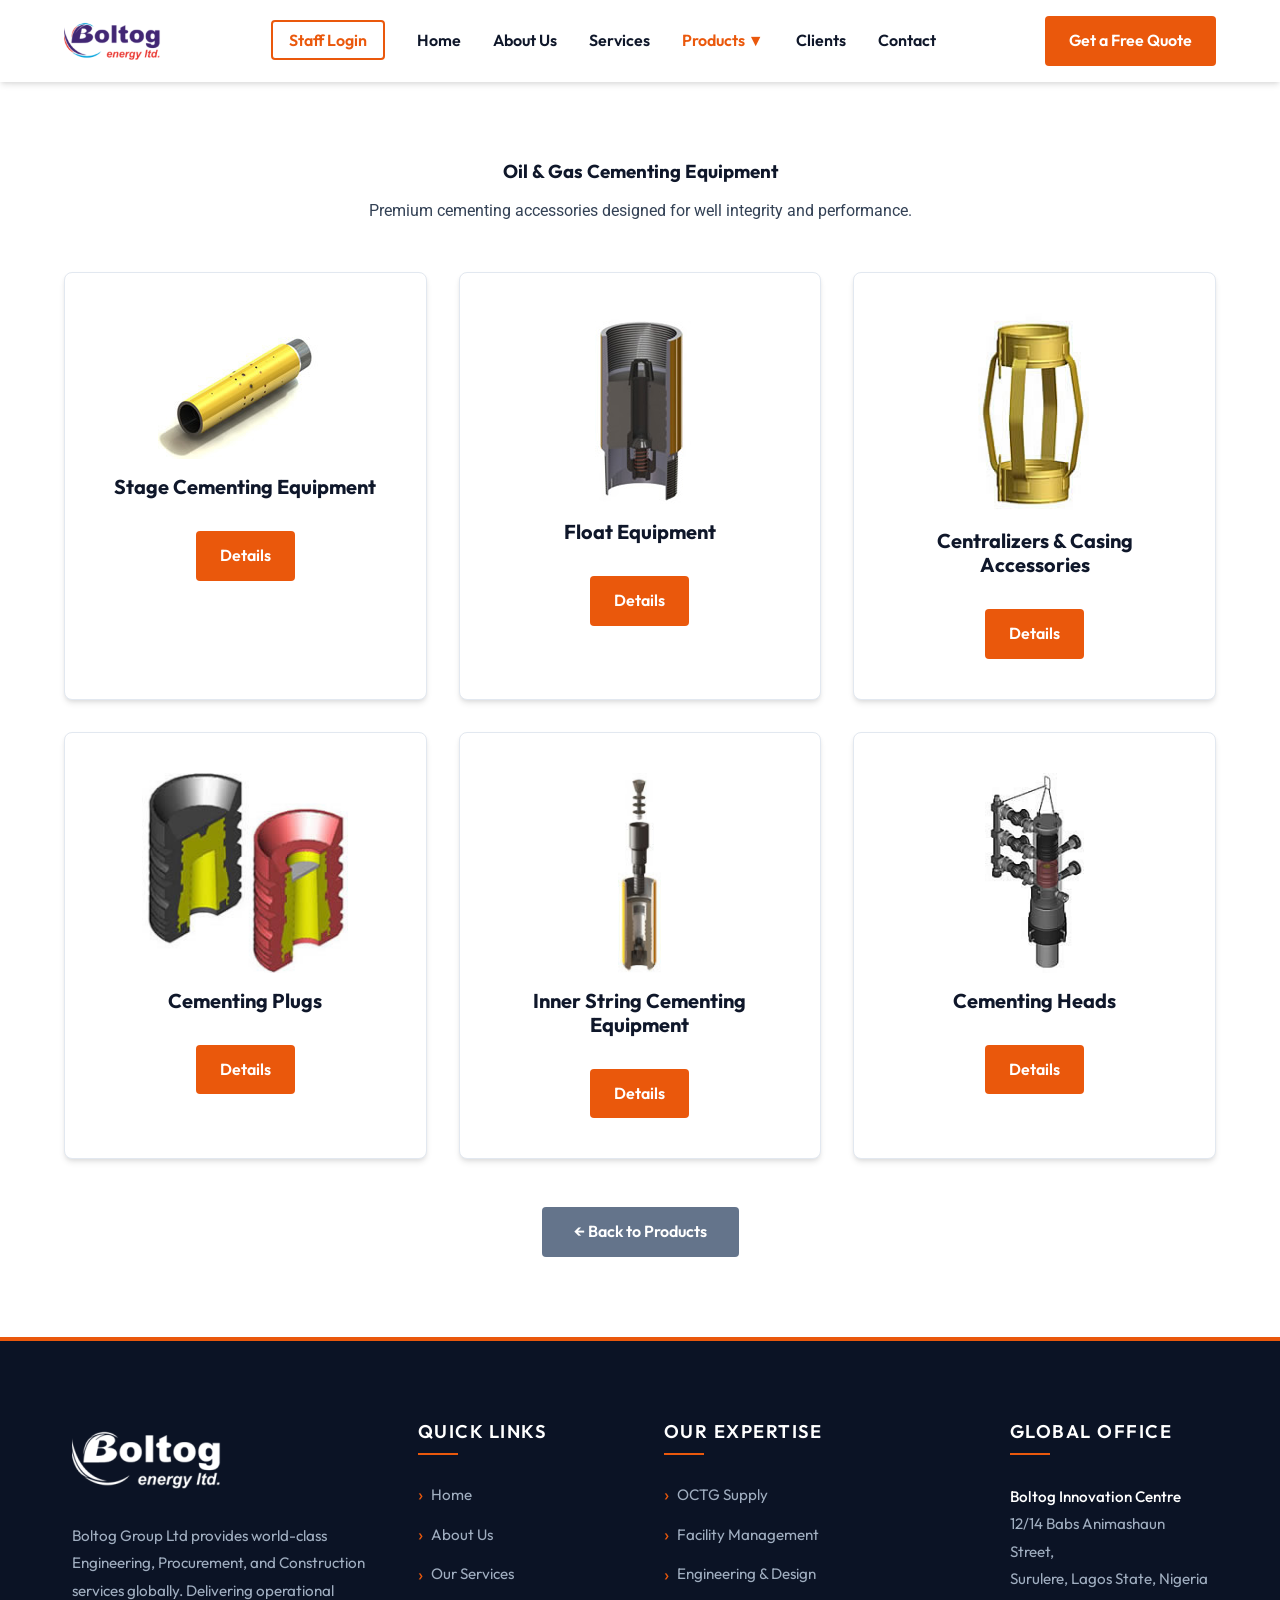
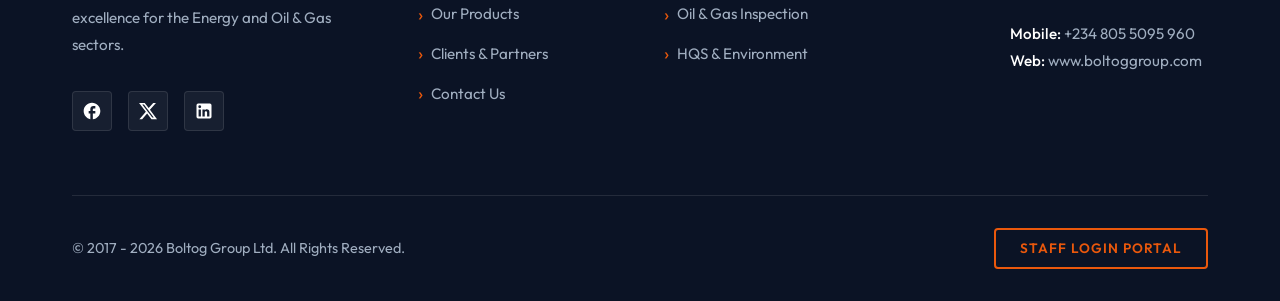
<file: pages/products_cementing.html>
<!DOCTYPE html>
<html lang="en">
<head>
    <meta charset="UTF-8">
    <meta name="viewport" content="width=device-width, initial-scale=1.0">
    <meta name="description" content="Boltog Group Ltd - Providing efficient EPC in Electrical/Instrumentation, Piping/Mechanical, Marine and Sub-Marine Engineering.">
    <title>Boltog Group Ltd | Oil & Gas Cementing</title>
    <link rel="stylesheet" href="../css/styles.css">
    <link rel="stylesheet" href="../css/footer.css">
    <link href="https://fonts.googleapis.com/css2?family=Outfit:wght@400;600;800&family=Roboto:wght@400;500&display=swap" rel="stylesheet">
</head>
<body>

    <!-- Header Navigation -->
    <header class="global-header">
        <div class="container header-container">
            <div class="logo">
                <a href="../index.html"><img src="../assets/images/logo.png" alt="Boltog Group Logo" class="logo-img"></a>
            </div>
            <button class="mobile-toggle" aria-label="Toggle navigation">
                <span></span>
                <span></span>
                <span></span>
            </button>
            <nav class="main-nav">
                <ul>
                    <li><a href="https://www.boltoggroup.com:2096/" target="_blank" class="staff-login-nav">Staff Login</a></li>
                    <li><a href="../index.html">Home</a></li>
                    <li><a href="about.html">About Us</a></li>
                    <li><a href="services.html">Services</a></li>
                    <li class="nav-dropdown">
    <a href="products.html" class="active">Products &#9660;</a>
    <ul class="dropdown-menu">
        <li><a href="products_drilling.html">Drilling Equipment</a></li>
        <li><a href="products_cementing.html">Cementing & Casing</a></li>
        <li><a href="products_octg.html">OCTG Solutions</a></li>
    </ul>
</li>
                    <li><a href="../index.html#clients">Clients</a></li>
                    <li><a href="contact.html">Contact</a></li>
                </ul>
            </nav>
            <div class="header-cta">
                <a href="contact.html" class="btn btn-primary">Get a Free Quote</a>
            </div>
        </div>
    </header>

    <!-- Cementing Equipment Section -->
    <section id="cementing" class="products-section py-section" style="margin-top: 80px; min-height: calc(100vh - 160px);">
        <div class="container">
            <div class="section-heading text-center">
                <h3>Oil & Gas Cementing Equipment</h3>
                <p>Premium cementing accessories designed for well integrity and performance.</p>
            </div>
            <div class="grid products-grid">
                <!-- Stage Cementing Equipment -->
                <div class="card product-card text-center">
                    <img src="../assets/images/stage_cementing_equipment.jpg" alt="Stage Cementing Equipment" style="margin: 0 auto 1rem auto; max-height: 200px; border-radius: 4px; object-fit: contain;">
                    <h4>Stage Cementing Equipment</h4>
                    <a href="#" class="btn btn-primary stretched-link" style="margin-top: 1rem;">Details</a>
                </div>
                <!-- Float Equipment -->
                <div class="card product-card text-center">
                    <img src="../assets/images/FLOAT EQUIPMENT.jpg" alt="Float Equipment" style="margin: 0 auto 1rem auto; max-height: 200px; border-radius: 4px; object-fit: contain;">
                    <h4>Float Equipment</h4>
                    <a href="#" class="btn btn-primary stretched-link" style="margin-top: 1rem;">Details</a>
                </div>
                <!-- Centralizers and Casing Accessories -->
                <div class="card product-card text-center">
                    <img src="../assets/images/CENTRALIZERS AND CASING ACCESSORIES.jpg" alt="Centralizers and Casing Accessories" style="margin: 0 auto 1rem auto; max-height: 200px; border-radius: 4px; object-fit: contain;">
                    <h4>Centralizers & Casing Accessories</h4>
                    <a href="#" class="btn btn-primary stretched-link" style="margin-top: 1rem;">Details</a>
                </div>
                <!-- Cementing Plugs -->
                <div class="card product-card text-center">
                    <img src="../assets/images/CEMENTING PLUGS.jpg" alt="Cementing Plugs" style="margin: 0 auto 1rem auto; max-height: 200px; border-radius: 4px; object-fit: contain;">
                    <h4>Cementing Plugs</h4>
                    <a href="#" class="btn btn-primary stretched-link" style="margin-top: 1rem;">Details</a>
                </div>
                <!-- Inner String Cementing Equipment -->
                <div class="card product-card text-center">
                    <img src="../assets/images/INNER STRING CEMENTING EQUIPMENT.jpg" alt="Inner String Cementing Equipment" style="margin: 0 auto 1rem auto; max-height: 200px; border-radius: 4px; object-fit: contain;">
                    <h4>Inner String Cementing Equipment</h4>
                    <a href="#" class="btn btn-primary stretched-link" style="margin-top: 1rem;">Details</a>
                </div>
                <!-- Cementing Heads -->
                <div class="card product-card text-center">
                    <img src="../assets/images/CEMENTING HEADS.jpg" alt="Cementing Heads" style="margin: 0 auto 1rem auto; max-height: 200px; border-radius: 4px; object-fit: contain;">
                    <h4>Cementing Heads</h4>
                    <a href="#" class="btn btn-primary stretched-link" style="margin-top: 1rem;">Details</a>
                </div>
            </div>
            <div class="text-center" style="margin-top: 3rem;">
                <a href="products.html" class="btn btn-primary" style="background-color: var(--clr-text-muted); padding: 0.75rem 2rem; position: relative; z-index: 10;">&larr; Back to Products</a>
            </div>
        </div>
    </section>

    <!-- Global Footer -->
    <footer class="global-footer">
        <div class="footer-container">
            <div class="footer-grid">
                <!-- Column 1: Brand & About -->
                <div class="footer-col">
                    <img src="../assets/images/logo.png" alt="Boltog Group Logo" class="footer-logo">
                    <p class="footer-about">Boltog Group Ltd provides world-class Engineering, Procurement, and Construction services globally. Delivering operational excellence for the Energy and Oil & Gas sectors.</p>
                    <div class="social-links">
                        <a href="https://www.facebook.com/BoltogGroup" target="_blank" title="Facebook" class="social-icon">
                            <svg viewBox="0 0 24 24" width="20" height="20" fill="currentColor"><path d="M22 12c0-5.52-4.48-10-10-10S2 6.48 2 12c0 4.84 3.44 8.87 8 9.8V15H8v-3h2V9.5C10 7.57 11.57 6 13.5 6H16v3h-2c-.55 0-1 .45-1 1v2h3v3h-3v6.95c5.05-.5 9-4.76 9-9.95z"/></svg>
                        </a>
                        <a href="https://x.com/BoltogGroup" target="_blank" title="X (Twitter)" class="social-icon">
                            <svg viewBox="0 0 24 24" width="20" height="20" fill="currentColor"><path d="M18.244 2.25h3.308l-7.227 8.26 8.502 11.24H16.17l-5.214-6.817L4.99 21.75H1.68l7.73-8.835L1.254 2.25H8.08l4.713 6.231zm-1.161 17.52h1.833L7.084 4.126H5.117z"/></svg>
                        </a>
                        <a href="http://www.ng.linkedin.com/pub/boltog-group-nigeria/58/560/6b" target="_blank" title="LinkedIn" class="social-icon">
                            <svg viewBox="0 0 24 24" width="20" height="20" fill="currentColor"><path d="M19 3a2 2 0 012 2v14a2 2 0 01-2 2H5a2 2 0 01-2-2V5a2 2 0 012-2h14m-.5 15.5v-5.3a3.26 3.26 0 00-3.26-3.26c-.85 0-1.84.52-2.32 1.3v-1.11h-2.79v8.37h2.79v-4.93c0-.77.62-1.4 1.39-1.4a1.4 1.4 0 011.4 1.4v4.93h2.79M6.88 8.56a1.68 1.68 0 001.68-1.68c0-.93-.75-1.69-1.68-1.69a1.69 1.69 0 00-1.69 1.69c0 .93.76 1.68 1.69 1.68m1.39 9.94v-8.37H5.5v8.37h2.77z"/></svg>
                        </a>
                    </div>
                </div>
                
                <!-- Column 2: Quick Links -->
                <div class="footer-col">
                    <h5>Quick Links</h5>
                    <ul class="footer-links">
                        <li><a href="../index.html">Home</a></li>
                        <li><a href="about.html">About Us</a></li>
                        <li><a href="services.html">Our Services</a></li>
                        <li><a href="products.html">Our Products</a></li>
                        <li><a href="../index.html#clients">Clients & Partners</a></li>
                        <li><a href="contact.html">Contact Us</a></li>
                    </ul>
                </div>
                
                <!-- Column 3: Our Expertise -->
                <div class="footer-col">
                    <h5>Our Expertise</h5>
                    <ul class="footer-links">
                        <li><a href="products_octg.html">OCTG Supply</a></li>
                        <li><a href="services.html">Facility Management</a></li>
                        <li><a href="services.html">Engineering & Design</a></li>
                        <li><a href="services.html">Oil & Gas Inspection</a></li>
                        <li><a href="about.html">HQS & Environment</a></li>
                    </ul>
                </div>
                
                <!-- Column 4: Contact -->
                <div class="footer-col">
                    <h5>Global Office</h5>
                    <address class="footer-address">
                        <strong>Boltog Innovation Centre</strong><br>
                        12/14 Babs Animashaun Street,<br>
                        Surulere, Lagos State, Nigeria<br><br>
                        <strong>Mobile:</strong> +234 805 5095 960<br>
                        <strong>Web:</strong> www.boltoggroup.com
                    </address>
                </div>
            </div>
            
            <div class="footer-bottom">
                <p>&copy; 2017 - 2026 Boltog Group Ltd. All Rights Reserved.</p>
                <div>
                    <a href="https://www.boltoggroup.com:2096/" target="_blank" class="staff-login-btn">Staff Login Portal</a>
                </div>
            </div>
        </div>
    </footer>

    <script>
        document.addEventListener('DOMContentLoaded', function() {
            const toggle = document.querySelector('.mobile-toggle');
            const nav = document.querySelector('.main-nav');
            if(toggle && nav) {
                toggle.addEventListener('click', function(e) {
                    toggle.classList.toggle('is-active');
                    nav.classList.toggle('is-open');
                    e.stopPropagation();
                });
                document.addEventListener('click', function(e) {
                    if (nav.classList.contains('is-open') && !nav.contains(e.target) && !toggle.contains(e.target)) {
                        nav.classList.remove('is-open');
                        toggle.classList.remove('is-active');
                    }
                });
            }
        });
    </script>
<button id="backToTop" class="back-to-top" aria-label="Back to Top">&#8593;</button>
    <script>
        document.addEventListener('DOMContentLoaded', function() {
            // Back to top
            const backToTop = document.getElementById('backToTop');
            if (backToTop) {
                window.addEventListener('scroll', () => {
                    if (window.scrollY > 300) backToTop.classList.add('visible');
                    else backToTop.classList.remove('visible');
                });
                backToTop.addEventListener('click', () => {
                    window.scrollTo({top: 0, behavior: 'smooth'});
                });
            }
            // AOS Scroll
            const observer = new IntersectionObserver(entries => {
                entries.forEach(entry => {
                    if (entry.isIntersecting) {
                        entry.target.classList.add('visible');
                    }
                });
            });
            document.querySelectorAll('.fade-in').forEach(el => observer.observe(el));
        });
    </script>
</body>
</html>
</file>
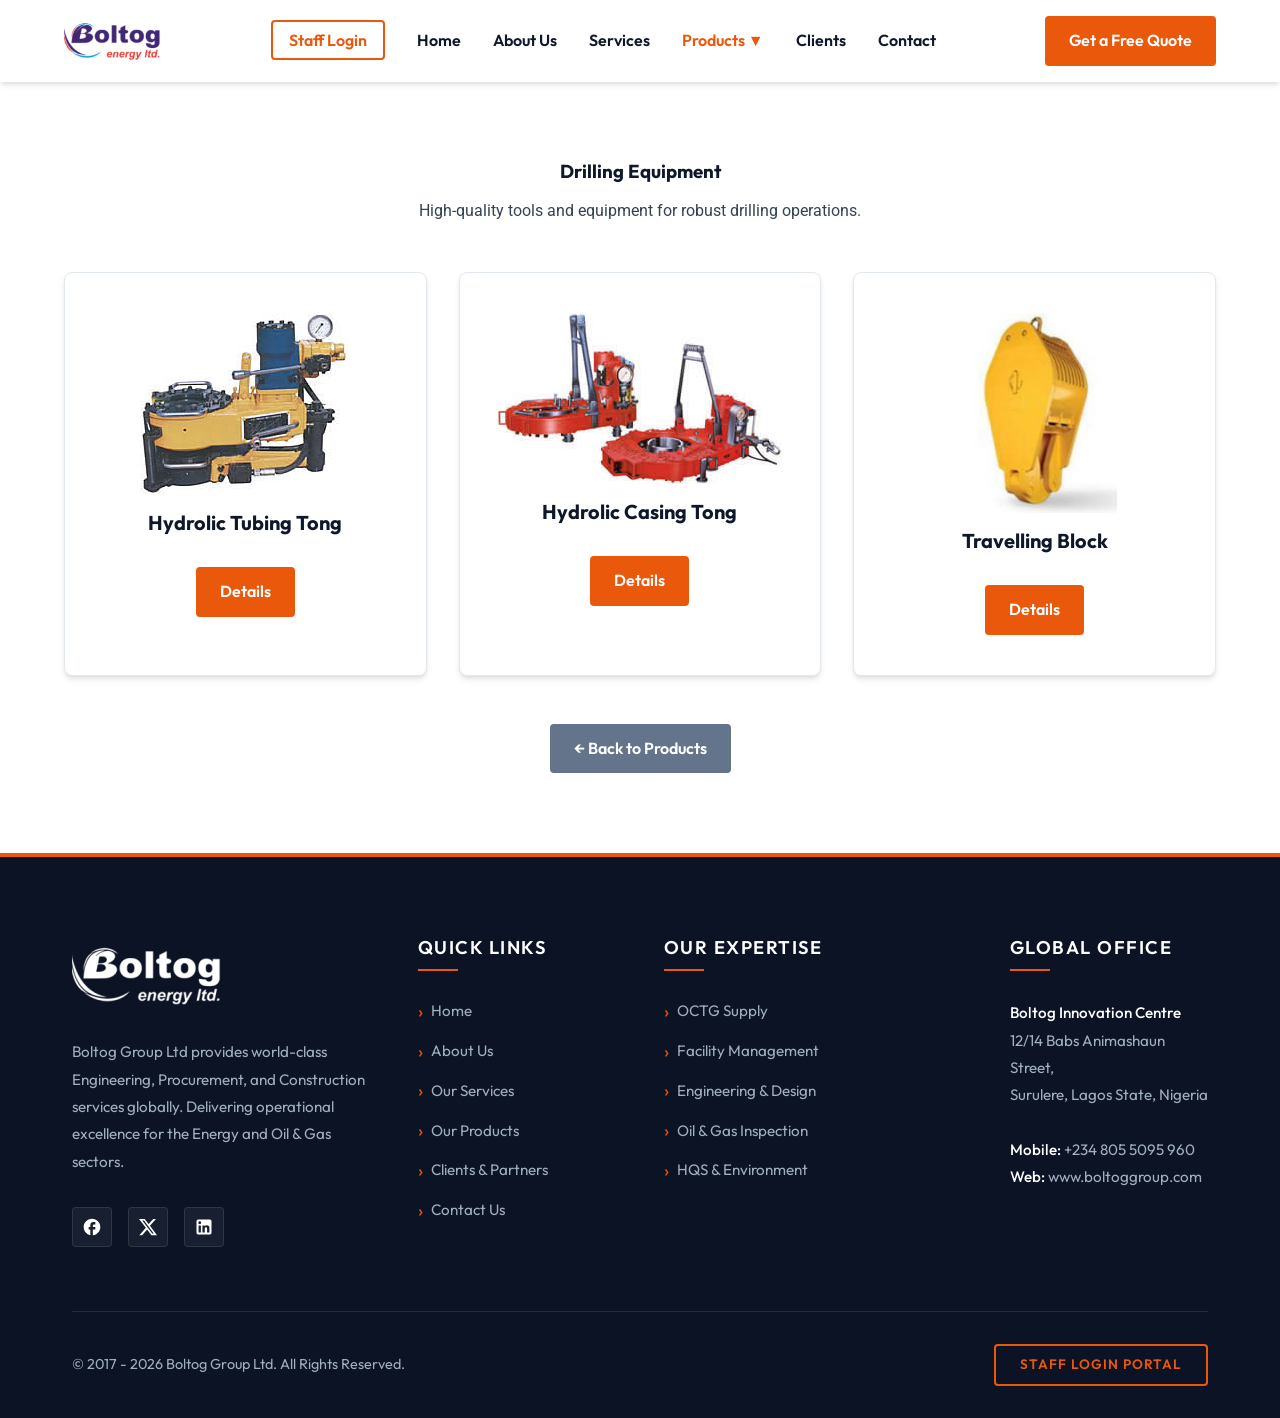
<file: pages/products_drilling.html>
<!DOCTYPE html>
<html lang="en">
<head>
    <meta charset="UTF-8">
    <meta name="viewport" content="width=device-width, initial-scale=1.0">
    <meta name="description" content="Boltog Group Ltd - Providing efficient EPC in Electrical/Instrumentation, Piping/Mechanical, Marine and Sub-Marine Engineering.">
    <title>Boltog Group Ltd | Drilling Equipment</title>
    <link rel="stylesheet" href="../css/styles.css">
    <link rel="stylesheet" href="../css/footer.css">
    <link href="https://fonts.googleapis.com/css2?family=Outfit:wght@400;600;800&family=Roboto:wght@400;500&display=swap" rel="stylesheet">
</head>
<body>

    <!-- Header Navigation -->
    <header class="global-header">
        <div class="container header-container">
            <div class="logo">
                <a href="../index.html"><img src="../assets/images/logo.png" alt="Boltog Group Logo" class="logo-img"></a>
            </div>
            <button class="mobile-toggle" aria-label="Toggle navigation">
                <span></span>
                <span></span>
                <span></span>
            </button>
            <nav class="main-nav">
                <ul>
                    <li><a href="https://www.boltoggroup.com:2096/" target="_blank" class="staff-login-nav">Staff Login</a></li>
                    <li><a href="../index.html">Home</a></li>
                    <li><a href="about.html">About Us</a></li>
                    <li><a href="services.html">Services</a></li>
                    <li class="nav-dropdown">
    <a href="products.html" class="active">Products &#9660;</a>
    <ul class="dropdown-menu">
        <li><a href="products_drilling.html">Drilling Equipment</a></li>
        <li><a href="products_cementing.html">Cementing & Casing</a></li>
        <li><a href="products_octg.html">OCTG Solutions</a></li>
    </ul>
</li>
                    <li><a href="../index.html#clients">Clients</a></li>
                    <li><a href="contact.html">Contact</a></li>
                </ul>
            </nav>
            <div class="header-cta">
                <a href="contact.html" class="btn btn-primary">Get a Free Quote</a>
            </div>
        </div>
    </header>

    <!-- Drilling Equipment Section -->
    <section id="drilling" class="products-section py-section" style="margin-top: 80px; min-height: calc(100vh - 160px);">
        <div class="container">
            <div class="section-heading text-center">
                <h3>Drilling Equipment</h3>
                <p>High-quality tools and equipment for robust drilling operations.</p>
            </div>
            <div class="grid products-grid">
                <!-- Hydrolic Tubing Tong -->
                <div class="card product-card text-center">
                    <img src="../assets/images/hydrolic-tubing-tong-1.jpg" alt="Hydrolic Tubing Tong" style="margin: 0 auto 1rem auto; max-height: 200px; border-radius: 4px; object-fit: contain;">
                    <h4>Hydrolic Tubing Tong</h4>
                    <a href="#" class="btn btn-primary stretched-link" style="margin-top: 1rem;">Details</a>
                </div>
                <!-- Hydrolic Casing Tong -->
                <div class="card product-card text-center">
                    <img src="../assets/images/hydrolic-casing-tong.jpg" alt="Hydrolic Casing Tong" style="margin: 0 auto 1rem auto; max-height: 200px; border-radius: 4px; object-fit: contain;">
                    <h4>Hydrolic Casing Tong</h4>
                    <a href="#" class="btn btn-primary stretched-link" style="margin-top: 1rem;">Details</a>
                </div>
                <!-- Travelling Block -->
                <div class="card product-card text-center">
                    <img src="../assets/images/travelling-block-934118.jpg" alt="Travelling Block" style="margin: 0 auto 1rem auto; max-height: 200px; border-radius: 4px; object-fit: contain;">
                    <h4>Travelling Block</h4>
                    <a href="#" class="btn btn-primary stretched-link" style="margin-top: 1rem;">Details</a>
                </div>
            </div>
            <div class="text-center" style="margin-top: 3rem;">
                <a href="products.html" class="btn btn-primary" style="background-color: var(--clr-text-muted);">&larr; Back to Products</a>
            </div>
        </div>
    </section>

    <!-- Global Footer -->
    <footer class="global-footer">
        <div class="footer-container">
            <div class="footer-grid">
                <!-- Column 1: Brand & About -->
                <div class="footer-col">
                    <img src="../assets/images/logo.png" alt="Boltog Group Logo" class="footer-logo">
                    <p class="footer-about">Boltog Group Ltd provides world-class Engineering, Procurement, and Construction services globally. Delivering operational excellence for the Energy and Oil & Gas sectors.</p>
                    <div class="social-links">
                        <a href="https://www.facebook.com/BoltogGroup" target="_blank" title="Facebook" class="social-icon">
                            <svg viewBox="0 0 24 24" width="20" height="20" fill="currentColor"><path d="M22 12c0-5.52-4.48-10-10-10S2 6.48 2 12c0 4.84 3.44 8.87 8 9.8V15H8v-3h2V9.5C10 7.57 11.57 6 13.5 6H16v3h-2c-.55 0-1 .45-1 1v2h3v3h-3v6.95c5.05-.5 9-4.76 9-9.95z"/></svg>
                        </a>
                        <a href="https://x.com/BoltogGroup" target="_blank" title="X (Twitter)" class="social-icon">
                            <svg viewBox="0 0 24 24" width="20" height="20" fill="currentColor"><path d="M18.244 2.25h3.308l-7.227 8.26 8.502 11.24H16.17l-5.214-6.817L4.99 21.75H1.68l7.73-8.835L1.254 2.25H8.08l4.713 6.231zm-1.161 17.52h1.833L7.084 4.126H5.117z"/></svg>
                        </a>
                        <a href="http://www.ng.linkedin.com/pub/boltog-group-nigeria/58/560/6b" target="_blank" title="LinkedIn" class="social-icon">
                            <svg viewBox="0 0 24 24" width="20" height="20" fill="currentColor"><path d="M19 3a2 2 0 012 2v14a2 2 0 01-2 2H5a2 2 0 01-2-2V5a2 2 0 012-2h14m-.5 15.5v-5.3a3.26 3.26 0 00-3.26-3.26c-.85 0-1.84.52-2.32 1.3v-1.11h-2.79v8.37h2.79v-4.93c0-.77.62-1.4 1.39-1.4a1.4 1.4 0 011.4 1.4v4.93h2.79M6.88 8.56a1.68 1.68 0 001.68-1.68c0-.93-.75-1.69-1.68-1.69a1.69 1.69 0 00-1.69 1.69c0 .93.76 1.68 1.69 1.68m1.39 9.94v-8.37H5.5v8.37h2.77z"/></svg>
                        </a>
                    </div>
                </div>
                
                <!-- Column 2: Quick Links -->
                <div class="footer-col">
                    <h5>Quick Links</h5>
                    <ul class="footer-links">
                        <li><a href="../index.html">Home</a></li>
                        <li><a href="about.html">About Us</a></li>
                        <li><a href="services.html">Our Services</a></li>
                        <li><a href="products.html">Our Products</a></li>
                        <li><a href="../index.html#clients">Clients & Partners</a></li>
                        <li><a href="contact.html">Contact Us</a></li>
                    </ul>
                </div>
                
                <!-- Column 3: Our Expertise -->
                <div class="footer-col">
                    <h5>Our Expertise</h5>
                    <ul class="footer-links">
                        <li><a href="products_octg.html">OCTG Supply</a></li>
                        <li><a href="services.html">Facility Management</a></li>
                        <li><a href="services.html">Engineering & Design</a></li>
                        <li><a href="services.html">Oil & Gas Inspection</a></li>
                        <li><a href="about.html">HQS & Environment</a></li>
                    </ul>
                </div>
                
                <!-- Column 4: Contact -->
                <div class="footer-col">
                    <h5>Global Office</h5>
                    <address class="footer-address">
                        <strong>Boltog Innovation Centre</strong><br>
                        12/14 Babs Animashaun Street,<br>
                        Surulere, Lagos State, Nigeria<br><br>
                        <strong>Mobile:</strong> +234 805 5095 960<br>
                        <strong>Web:</strong> www.boltoggroup.com
                    </address>
                </div>
            </div>
            
            <div class="footer-bottom">
                <p>&copy; 2017 - 2026 Boltog Group Ltd. All Rights Reserved.</p>
                <div>
                    <a href="https://www.boltoggroup.com:2096/" target="_blank" class="staff-login-btn">Staff Login Portal</a>
                </div>
            </div>
        </div>
    </footer>

    <script>
        document.addEventListener('DOMContentLoaded', function() {
            const toggle = document.querySelector('.mobile-toggle');
            const nav = document.querySelector('.main-nav');
            if(toggle && nav) {
                toggle.addEventListener('click', function(e) {
                    toggle.classList.toggle('is-active');
                    nav.classList.toggle('is-open');
                    e.stopPropagation();
                });
                document.addEventListener('click', function(e) {
                    if (nav.classList.contains('is-open') && !nav.contains(e.target) && !toggle.contains(e.target)) {
                        nav.classList.remove('is-open');
                        toggle.classList.remove('is-active');
                    }
                });
            }
        });
    </script>
<button id="backToTop" class="back-to-top" aria-label="Back to Top">&#8593;</button>
    <script>
        document.addEventListener('DOMContentLoaded', function() {
            // Back to top
            const backToTop = document.getElementById('backToTop');
            if (backToTop) {
                window.addEventListener('scroll', () => {
                    if (window.scrollY > 300) backToTop.classList.add('visible');
                    else backToTop.classList.remove('visible');
                });
                backToTop.addEventListener('click', () => {
                    window.scrollTo({top: 0, behavior: 'smooth'});
                });
            }
            // AOS Scroll
            const observer = new IntersectionObserver(entries => {
                entries.forEach(entry => {
                    if (entry.isIntersecting) {
                        entry.target.classList.add('visible');
                    }
                });
            });
            document.querySelectorAll('.fade-in').forEach(el => observer.observe(el));
        });
    </script>
</body>
</html>
</file>
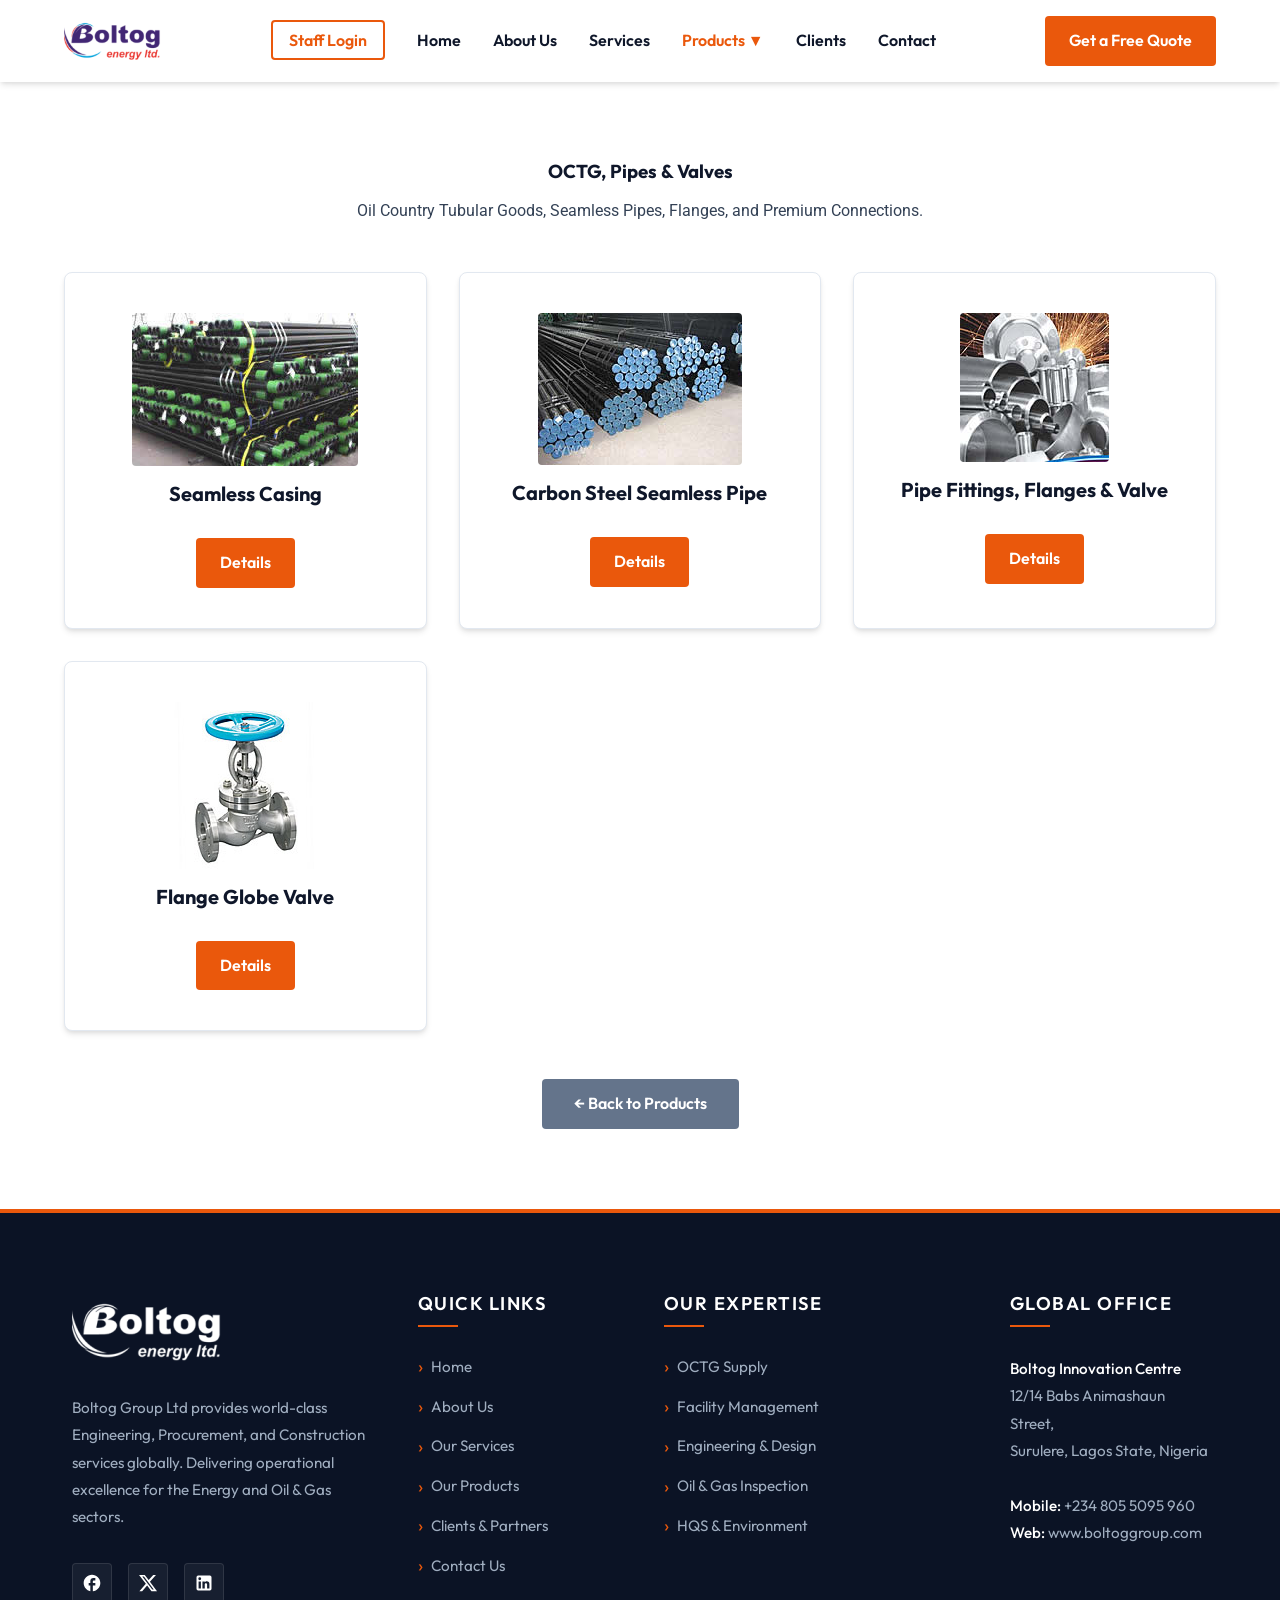
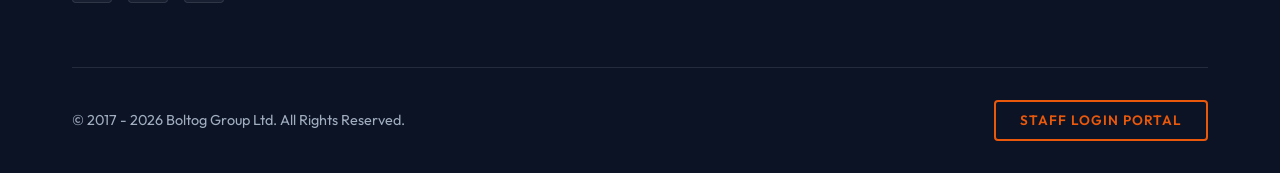
<file: pages/products_octg.html>
<!DOCTYPE html>
<html lang="en">
<head>
    <meta charset="UTF-8">
    <meta name="viewport" content="width=device-width, initial-scale=1.0">
    <meta name="description" content="Boltog Group Ltd - Providing efficient EPC in Electrical/Instrumentation, Piping/Mechanical, Marine and Sub-Marine Engineering.">
    <title>Boltog Group Ltd | OCTG & Piping Solutions</title>
    <link rel="stylesheet" href="../css/styles.css">
    <link rel="stylesheet" href="../css/footer.css">
    <link href="https://fonts.googleapis.com/css2?family=Outfit:wght@400;600;800&family=Roboto:wght@400;500&display=swap" rel="stylesheet">
</head>
<body>

    <!-- Header Navigation -->
    <header class="global-header">
        <div class="container header-container">
            <div class="logo">
                <a href="../index.html"><img src="../assets/images/logo.png" alt="Boltog Group Logo" class="logo-img"></a>
            </div>
            <button class="mobile-toggle" aria-label="Toggle navigation">
                <span></span>
                <span></span>
                <span></span>
            </button>
            <nav class="main-nav">
                <ul>
                    <li><a href="https://www.boltoggroup.com:2096/" target="_blank" class="staff-login-nav">Staff Login</a></li>
                    <li><a href="../index.html">Home</a></li>
                    <li><a href="about.html">About Us</a></li>
                    <li><a href="services.html">Services</a></li>
                    <li class="nav-dropdown">
    <a href="products.html" class="active">Products &#9660;</a>
    <ul class="dropdown-menu">
        <li><a href="products_drilling.html">Drilling Equipment</a></li>
        <li><a href="products_cementing.html">Cementing & Casing</a></li>
        <li><a href="products_octg.html">OCTG Solutions</a></li>
    </ul>
</li>
                    <li><a href="../index.html#clients">Clients</a></li>
                    <li><a href="contact.html">Contact</a></li>
                </ul>
            </nav>
            <div class="header-cta">
                <a href="contact.html" class="btn btn-primary">Get a Free Quote</a>
            </div>
        </div>
    </header>

    <!-- OCTG Equipment Section -->
    <section id="octg" class="products-section py-section" style="margin-top: 80px; min-height: calc(100vh - 160px);">
        <div class="container">
            <div class="section-heading text-center">
                <h3>OCTG, Pipes & Valves</h3>
                <p>Oil Country Tubular Goods, Seamless Pipes, Flanges, and Premium Connections.</p>
            </div>
            <div class="grid products-grid">
                <!-- Seamless Casing -->
                <div class="card product-card text-center">
                    <img src="../assets/images/seamless-casing.jpg" alt="Seamless Casing" style="margin: 0 auto 1rem auto; max-height: 200px; border-radius: 4px; object-fit: contain;">
                    <h4>Seamless Casing</h4>
                    <a href="#" class="btn btn-primary stretched-link" style="margin-top: 1rem;">Details</a>
                </div>
                <!-- Carbon Steel Seamless Pipe -->
                <div class="card product-card text-center">
                    <img src="../assets/images/Carbon_Steel_Seamless_Pipe_Product946.jpg" alt="Carbon Steel Seamless Pipe" style="margin: 0 auto 1rem auto; max-height: 200px; border-radius: 4px; object-fit: contain;">
                    <h4>Carbon Steel Seamless Pipe</h4>
                    <a href="#" class="btn btn-primary stretched-link" style="margin-top: 1rem;">Details</a>
                </div>
                <!-- Pipe Fittings, Flanges & Valve -->
                <div class="card product-card text-center">
                    <img src="../assets/images/Pipe-Fittings-Flanges-Valve.jpg" alt="Pipe Fittings, Flanges & Valve" style="margin: 0 auto 1rem auto; max-height: 200px; border-radius: 4px; object-fit: contain;">
                    <h4>Pipe Fittings, Flanges & Valve</h4>
                    <a href="#" class="btn btn-primary stretched-link" style="margin-top: 1rem;">Details</a>
                </div>
                <!-- Flange Globe Valve -->
                <div class="card product-card text-center">
                    <img src="../assets/images/flange-globe-valve.jpg" alt="Flange Globe Valve" style="margin: 0 auto 1rem auto; max-height: 200px; border-radius: 4px; object-fit: contain;">
                    <h4>Flange Globe Valve</h4>
                    <a href="#" class="btn btn-primary stretched-link" style="margin-top: 1rem;">Details</a>
                </div>
            </div>
            <div class="text-center" style="margin-top: 3rem;">
                <a href="products.html" class="btn btn-primary" style="background-color: var(--clr-text-muted); padding: 0.75rem 2rem; position: relative; z-index: 10;">&larr; Back to Products</a>
            </div>
        </div>
    </section>

    <!-- Global Footer -->
    <footer class="global-footer">
        <div class="footer-container">
            <div class="footer-grid">
                <!-- Column 1: Brand & About -->
                <div class="footer-col">
                    <img src="../assets/images/logo.png" alt="Boltog Group Logo" class="footer-logo">
                    <p class="footer-about">Boltog Group Ltd provides world-class Engineering, Procurement, and Construction services globally. Delivering operational excellence for the Energy and Oil & Gas sectors.</p>
                    <div class="social-links">
                        <a href="https://www.facebook.com/BoltogGroup" target="_blank" title="Facebook" class="social-icon">
                            <svg viewBox="0 0 24 24" width="20" height="20" fill="currentColor"><path d="M22 12c0-5.52-4.48-10-10-10S2 6.48 2 12c0 4.84 3.44 8.87 8 9.8V15H8v-3h2V9.5C10 7.57 11.57 6 13.5 6H16v3h-2c-.55 0-1 .45-1 1v2h3v3h-3v6.95c5.05-.5 9-4.76 9-9.95z"/></svg>
                        </a>
                        <a href="https://x.com/BoltogGroup" target="_blank" title="X (Twitter)" class="social-icon">
                            <svg viewBox="0 0 24 24" width="20" height="20" fill="currentColor"><path d="M18.244 2.25h3.308l-7.227 8.26 8.502 11.24H16.17l-5.214-6.817L4.99 21.75H1.68l7.73-8.835L1.254 2.25H8.08l4.713 6.231zm-1.161 17.52h1.833L7.084 4.126H5.117z"/></svg>
                        </a>
                        <a href="http://www.ng.linkedin.com/pub/boltog-group-nigeria/58/560/6b" target="_blank" title="LinkedIn" class="social-icon">
                            <svg viewBox="0 0 24 24" width="20" height="20" fill="currentColor"><path d="M19 3a2 2 0 012 2v14a2 2 0 01-2 2H5a2 2 0 01-2-2V5a2 2 0 012-2h14m-.5 15.5v-5.3a3.26 3.26 0 00-3.26-3.26c-.85 0-1.84.52-2.32 1.3v-1.11h-2.79v8.37h2.79v-4.93c0-.77.62-1.4 1.39-1.4a1.4 1.4 0 011.4 1.4v4.93h2.79M6.88 8.56a1.68 1.68 0 001.68-1.68c0-.93-.75-1.69-1.68-1.69a1.69 1.69 0 00-1.69 1.69c0 .93.76 1.68 1.69 1.68m1.39 9.94v-8.37H5.5v8.37h2.77z"/></svg>
                        </a>
                    </div>
                </div>
                
                <!-- Column 2: Quick Links -->
                <div class="footer-col">
                    <h5>Quick Links</h5>
                    <ul class="footer-links">
                        <li><a href="../index.html">Home</a></li>
                        <li><a href="about.html">About Us</a></li>
                        <li><a href="services.html">Our Services</a></li>
                        <li><a href="products.html">Our Products</a></li>
                        <li><a href="../index.html#clients">Clients & Partners</a></li>
                        <li><a href="contact.html">Contact Us</a></li>
                    </ul>
                </div>
                
                <!-- Column 3: Our Expertise -->
                <div class="footer-col">
                    <h5>Our Expertise</h5>
                    <ul class="footer-links">
                        <li><a href="products_octg.html">OCTG Supply</a></li>
                        <li><a href="services.html">Facility Management</a></li>
                        <li><a href="services.html">Engineering & Design</a></li>
                        <li><a href="services.html">Oil & Gas Inspection</a></li>
                        <li><a href="about.html">HQS & Environment</a></li>
                    </ul>
                </div>
                
                <!-- Column 4: Contact -->
                <div class="footer-col">
                    <h5>Global Office</h5>
                    <address class="footer-address">
                        <strong>Boltog Innovation Centre</strong><br>
                        12/14 Babs Animashaun Street,<br>
                        Surulere, Lagos State, Nigeria<br><br>
                        <strong>Mobile:</strong> +234 805 5095 960<br>
                        <strong>Web:</strong> www.boltoggroup.com
                    </address>
                </div>
            </div>
            
            <div class="footer-bottom">
                <p>&copy; 2017 - 2026 Boltog Group Ltd. All Rights Reserved.</p>
                <div>
                    <a href="https://www.boltoggroup.com:2096/" target="_blank" class="staff-login-btn">Staff Login Portal</a>
                </div>
            </div>
        </div>
    </footer>

    <script>
        document.addEventListener('DOMContentLoaded', function() {
            const toggle = document.querySelector('.mobile-toggle');
            const nav = document.querySelector('.main-nav');
            if(toggle && nav) {
                toggle.addEventListener('click', function(e) {
                    toggle.classList.toggle('is-active');
                    nav.classList.toggle('is-open');
                    e.stopPropagation();
                });
                document.addEventListener('click', function(e) {
                    if (nav.classList.contains('is-open') && !nav.contains(e.target) && !toggle.contains(e.target)) {
                        nav.classList.remove('is-open');
                        toggle.classList.remove('is-active');
                    }
                });
            }
        });
    </script>
<button id="backToTop" class="back-to-top" aria-label="Back to Top">&#8593;</button>
    <script>
        document.addEventListener('DOMContentLoaded', function() {
            // Back to top
            const backToTop = document.getElementById('backToTop');
            if (backToTop) {
                window.addEventListener('scroll', () => {
                    if (window.scrollY > 300) backToTop.classList.add('visible');
                    else backToTop.classList.remove('visible');
                });
                backToTop.addEventListener('click', () => {
                    window.scrollTo({top: 0, behavior: 'smooth'});
                });
            }
            // AOS Scroll
            const observer = new IntersectionObserver(entries => {
                entries.forEach(entry => {
                    if (entry.isIntersecting) {
                        entry.target.classList.add('visible');
                    }
                });
            });
            document.querySelectorAll('.fade-in').forEach(el => observer.observe(el));
        });
    </script>
</body>
</html>
</file>
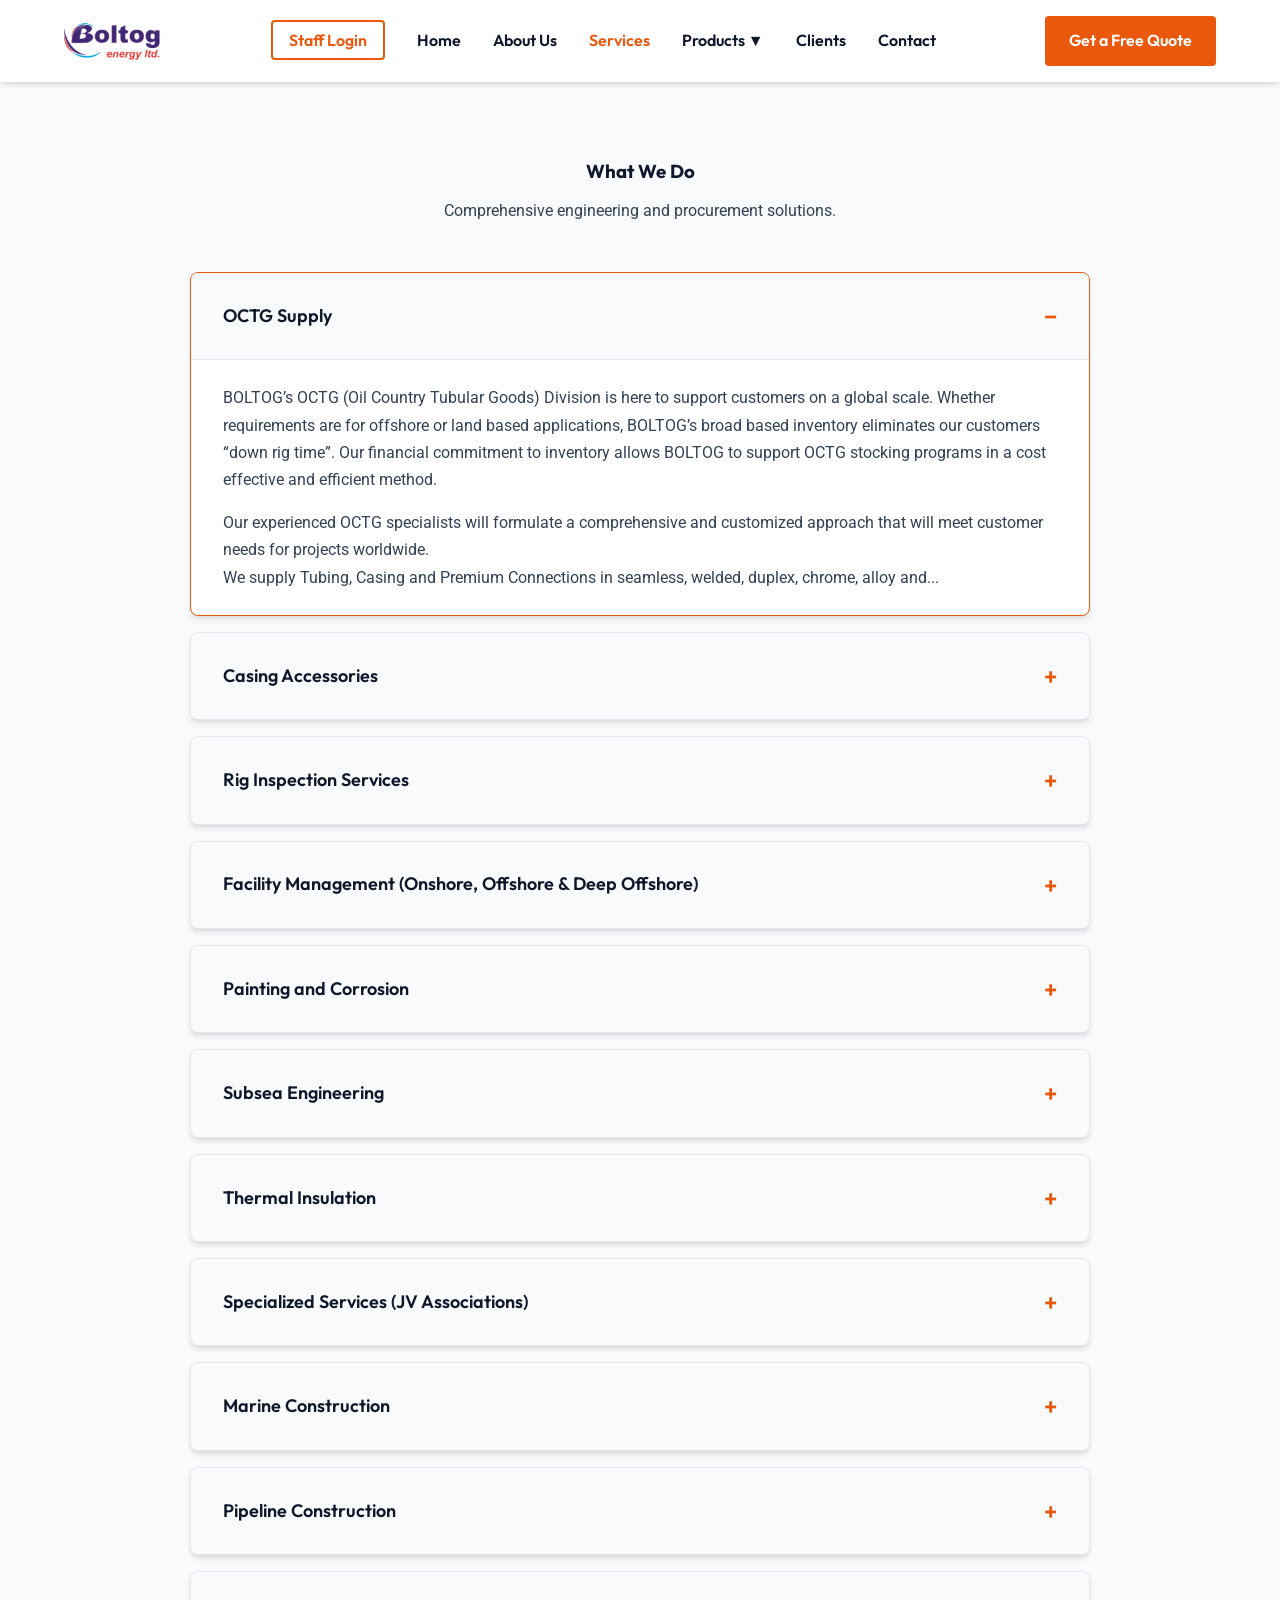
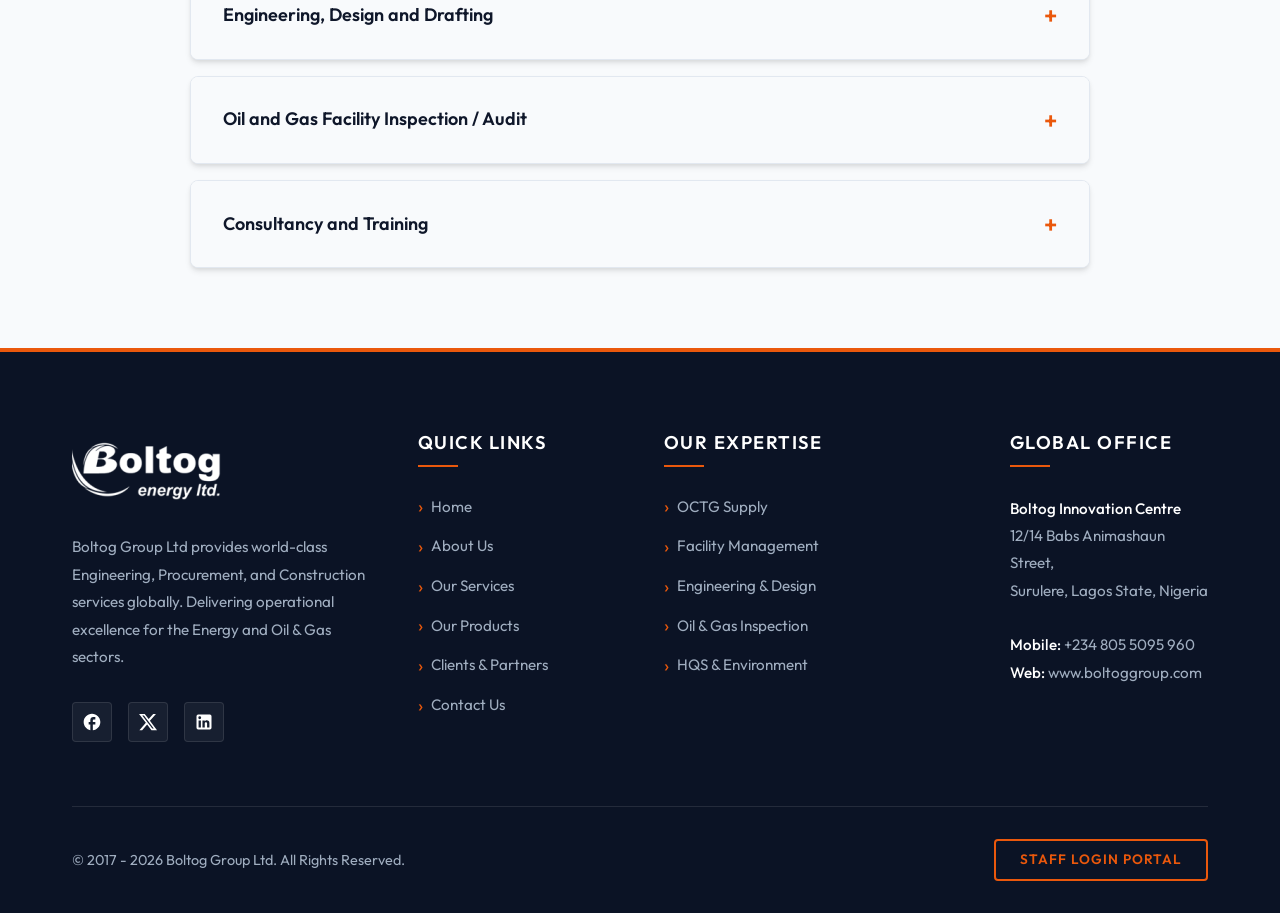
<file: pages/services.html>
<!DOCTYPE html>
<html lang="en">
<head>
    <meta charset="UTF-8">
    <meta name="viewport" content="width=device-width, initial-scale=1.0">
    <meta name="description" content="Boltog Group Ltd - Providing efficient EPC in Electrical/Instrumentation, Piping/Mechanical, Marine and Sub-Marine Engineering.">
    <title>Boltog Group Ltd | Services</title>
    <link rel="stylesheet" href="../css/styles.css">
    <link rel="stylesheet" href="../css/footer.css">
    <link href="https://fonts.googleapis.com/css2?family=Outfit:wght@400;600;800&family=Roboto:wght@400;500&display=swap" rel="stylesheet">
</head>
<body>

    <!-- Header Navigation -->
    <header class="global-header">
        <div class="container header-container">
            <div class="logo">
                <a href="../index.html"><img src="../assets/images/logo.png" alt="Boltog Group Logo" class="logo-img"></a>
            </div>
            <button class="mobile-toggle" aria-label="Toggle navigation">
                <span></span>
                <span></span>
                <span></span>
            </button>
            <nav class="main-nav">
                <ul>
                    <li><a href="https://www.boltoggroup.com:2096/" target="_blank" class="staff-login-nav">Staff Login</a></li>
                    <li><a href="../index.html">Home</a></li>
                    <li><a href="about.html">About Us</a></li>
                    <li><a href="services.html" class="active">Services</a></li>
                    <li class="nav-dropdown">
    <a href="products.html">Products &#9660;</a>
    <ul class="dropdown-menu">
        <li><a href="products_drilling.html">Drilling Equipment</a></li>
        <li><a href="products_cementing.html">Cementing & Casing</a></li>
        <li><a href="products_octg.html">OCTG Solutions</a></li>
    </ul>
</li>
                    <li><a href="../index.html#clients">Clients</a></li>
                    <li><a href="contact.html">Contact</a></li>
                </ul>
            </nav>
            <div class="header-cta">
                <a href="contact.html" class="btn btn-primary">Get a Free Quote</a>
            </div>
        </div>
    </header>

    <!-- Services Section -->
    <section id="services" class="services-section py-section bg-light" style="margin-top: 80px; min-height: calc(100vh - 160px);">
        <div class="container">
            <div class="section-heading text-center">
                <h3>What We Do</h3>
                <p>Comprehensive engineering and procurement solutions.</p>
            </div>
            <div class="accordion">
                <details class="accordion-item" open>
                    <summary class="accordion-header">OCTG Supply</summary>
                    <div class="accordion-content">
                        <p>BOLTOG’s OCTG (Oil Country Tubular Goods) Division is here to support customers on a global scale. Whether requirements are for offshore or land based applications, BOLTOG’s broad based inventory eliminates our customers “down rig time”. Our financial commitment to inventory allows BOLTOG to support OCTG stocking programs in a cost effective and efficient method.</p>
                        <p>Our experienced OCTG specialists will formulate a comprehensive and customized approach that will meet customer needs for projects worldwide.<br>We supply Tubing, Casing and Premium Connections in seamless, welded, duplex, chrome, alloy and...</p>
                    </div>
                </details>
                <details class="accordion-item">
                    <summary class="accordion-header">Casing Accessories</summary>
                    <div class="accordion-content">
                        <p>We provide a comprehensive range of premium casing accessories tailored to your operational requirements. Supported by our global supplier base and enduring technical partnership with <a href="http://www.top-co.ca/" target="_blank" style="color: var(--clr-accent);">Top-Co</a>, we ensure competitive pricing and strict adherence to the highest quality specifications.</p>
                    </div>
                </details>
                <details class="accordion-item">
                    <summary class="accordion-header">Rig Inspection Services</summary>
                    <div class="accordion-content">
                        <p>In strategic collaboration with <a href="http://www.oesgroup.com/" target="_blank" style="color: var(--clr-accent);">OES Oilfield Services</a>, our dedicated team of full-time experts delivers highly flexible and customized rig inspection solutions. Operating through strategically located offices, we guarantee rapid mobilization of seasoned professionals wherever and whenever they are needed.</p>
                    </div>
                </details>
                <details class="accordion-item">
                    <summary class="accordion-header">Facility Management (Onshore, Offshore & Deep Offshore)</summary>
                    <div class="accordion-content">
                        <p>We manage complex facilities across all environments through a full lifecycle approach, including:</p>
                        <ul style="padding-left: 1.5rem; color: var(--clr-text-main); line-height: 1.6;">
                            <li>Engineering (FEED & Detail Engineering)</li>
                            <li>Procurement, Installation, and Construction</li>
                            <li>Greenfield and Brownfield Projects</li>
                            <li>FPSO & Pipeline Project Management</li>
                        </ul>
                    </div>
                </details>
                <details class="accordion-item">
                    <summary class="accordion-header">Painting and Corrosion</summary>
                    <div class="accordion-content">
                        <p>Our end-to-end surface protection and corrosion prevention services encompass:</p>
                        <ul style="padding-left: 1.5rem; color: var(--clr-text-main); line-height: 1.6;">
                            <li>Due diligence audits and specification reviews</li>
                            <li>Advanced surface preparation and blasting</li>
                            <li>Precision priming, painting, and DFT checking</li>
                            <li>Rigorous customer verification and final approval</li>
                        </ul>
                    </div>
                </details>
                <details class="accordion-item">
                    <summary class="accordion-header">Subsea Engineering</summary>
                    <div class="accordion-content">
                        <p>Delivering critical sub-marine engineering and infrastructure maintenance:</p>
                        <ul style="padding-left: 1.5rem; color: var(--clr-text-main); line-height: 1.6;">
                            <li>Subsea marine cable laying and ongoing maintenance</li>
                            <li>Power cable integrity and due diligence testing</li>
                            <li>Specialized diagnostics: Insulation, HV Power, Continuity, and OTDR (Fibre Optics)</li>
                        </ul>
                    </div>
                </details>
                <details class="accordion-item">
                    <summary class="accordion-header">Thermal Insulation</summary>
                    <div class="accordion-content">
                        <p>We execute strict, systematic thermal insulation protocols to ensure long-term asset integrity:</p>
                        <ul style="padding-left: 1.5rem; color: var(--clr-text-main); line-height: 1.6;">
                            <li>Client specification review and optimal material selection</li>
                            <li>Best-practice surface preparation and sealing against water ingress</li>
                            <li>Comprehensive inspection, certification, and line register handover</li>
                        </ul>
                    </div>
                </details>
                <details class="accordion-item">
                    <summary class="accordion-header">Specialized Services (JV Associations)</summary>
                    <div class="accordion-content">
                        <p>Leveraging powerful Joint Venture associations, we provide highly specialized niche services:</p>
                        <ul style="padding-left: 1.5rem; color: var(--clr-text-main); line-height: 1.6;">
                            <li>Pipeline & Cable Tracking and Locating</li>
                            <li>Pipeline Stabilization and Anchoring</li>
                            <li>Splash Zone Protection</li>
                            <li>Supply Vessel and Rig Certification</li>
                        </ul>
                    </div>
                </details>
                <details class="accordion-item">
                    <summary class="accordion-header">Marine Construction</summary>
                    <div class="accordion-content">
                        <p>Providing robust marine infrastructure solutions and support:</p>
                        <ul style="padding-left: 1.5rem; color: var(--clr-text-main); line-height: 1.6;">
                            <li>Offshore pipe laying and platform construction/maintenance</li>
                            <li>Supply of work barges and support vessels with specialized lifting equipment</li>
                            <li>Subsea welding and blasting services</li>
                        </ul>
                    </div>
                </details>
                <details class="accordion-item">
                    <summary class="accordion-header">Pipeline Construction</summary>
                    <div class="accordion-content">
                        <p>End-to-end pipeline construction from groundwork to operational readiness:</p>
                        <ul style="padding-left: 1.5rem; color: var(--clr-text-main); line-height: 1.6;">
                            <li>Right of Way (ROW) Clearing</li>
                            <li>Precision pipeline laying and complex river crossings</li>
                            <li>Thorough pre-commissioning and final commissioning</li>
                        </ul>
                    </div>
                </details>
                <details class="accordion-item">
                    <summary class="accordion-header">Engineering, Design and Drafting</summary>
                    <div class="accordion-content">
                        <p>Flawless design engineering is vital for regulatory compliance, strict mechanical tolerances, and massive cost savings in materials and construction. We provide a full spectrum of engineering, design, and drafting services that adhere to the highest international standards, ensuring your facilities and pipelines are designed with absolute precision and operational safety.</p>
                    </div>
                </details>
                <details class="accordion-item">
                    <summary class="accordion-header">Oil and Gas Facility Inspection / Audit</summary>
                    <div class="accordion-content">
                        <p>Guaranteeing quality and compliance across your supply chain and production lines:</p>
                        <ul style="padding-left: 1.5rem; color: var(--clr-text-main); line-height: 1.6;">
                            <li>Third-party and pre-shipment cargo inspections</li>
                            <li>Machinery, equipment, and production line QC/QA</li>
                            <li>Expeditor services and inspections on behalf of international agencies</li>
                        </ul>
                    </div>
                </details>
                <details class="accordion-item">
                    <summary class="accordion-header">Consultancy and Training</summary>
                    <div class="accordion-content">
                        <p>Through strategic alliances with technical partners, BOLTOG fuses collectively shared industry knowledge to offer world-class consultancy and specialized training. We provide "Best-in-Practice" solutions for drilling rig optimizations, production platform enhancements, marine system upgrades, and new facility designs.</p>
                    </div>
                </details>
            </div>
        </div>
    </section>

    <!-- Global Footer -->
    <footer class="global-footer">
        <div class="footer-container">
            <div class="footer-grid">
                <!-- Column 1: Brand & About -->
                <div class="footer-col">
                    <img src="../assets/images/logo.png" alt="Boltog Group Logo" class="footer-logo">
                    <p class="footer-about">Boltog Group Ltd provides world-class Engineering, Procurement, and Construction services globally. Delivering operational excellence for the Energy and Oil & Gas sectors.</p>
                    <div class="social-links">
                        <a href="https://www.facebook.com/BoltogGroup" target="_blank" title="Facebook" class="social-icon">
                            <svg viewBox="0 0 24 24" width="20" height="20" fill="currentColor"><path d="M22 12c0-5.52-4.48-10-10-10S2 6.48 2 12c0 4.84 3.44 8.87 8 9.8V15H8v-3h2V9.5C10 7.57 11.57 6 13.5 6H16v3h-2c-.55 0-1 .45-1 1v2h3v3h-3v6.95c5.05-.5 9-4.76 9-9.95z"/></svg>
                        </a>
                        <a href="https://x.com/BoltogGroup" target="_blank" title="X (Twitter)" class="social-icon">
                            <svg viewBox="0 0 24 24" width="20" height="20" fill="currentColor"><path d="M18.244 2.25h3.308l-7.227 8.26 8.502 11.24H16.17l-5.214-6.817L4.99 21.75H1.68l7.73-8.835L1.254 2.25H8.08l4.713 6.231zm-1.161 17.52h1.833L7.084 4.126H5.117z"/></svg>
                        </a>
                        <a href="http://www.ng.linkedin.com/pub/boltog-group-nigeria/58/560/6b" target="_blank" title="LinkedIn" class="social-icon">
                            <svg viewBox="0 0 24 24" width="20" height="20" fill="currentColor"><path d="M19 3a2 2 0 012 2v14a2 2 0 01-2 2H5a2 2 0 01-2-2V5a2 2 0 012-2h14m-.5 15.5v-5.3a3.26 3.26 0 00-3.26-3.26c-.85 0-1.84.52-2.32 1.3v-1.11h-2.79v8.37h2.79v-4.93c0-.77.62-1.4 1.39-1.4a1.4 1.4 0 011.4 1.4v4.93h2.79M6.88 8.56a1.68 1.68 0 001.68-1.68c0-.93-.75-1.69-1.68-1.69a1.69 1.69 0 00-1.69 1.69c0 .93.76 1.68 1.69 1.68m1.39 9.94v-8.37H5.5v8.37h2.77z"/></svg>
                        </a>
                    </div>
                </div>
                
                <!-- Column 2: Quick Links -->
                <div class="footer-col">
                    <h5>Quick Links</h5>
                    <ul class="footer-links">
                        <li><a href="../index.html">Home</a></li>
                        <li><a href="about.html">About Us</a></li>
                        <li><a href="services.html">Our Services</a></li>
                        <li><a href="products.html">Our Products</a></li>
                        <li><a href="../index.html#clients">Clients & Partners</a></li>
                        <li><a href="contact.html">Contact Us</a></li>
                    </ul>
                </div>
                
                <!-- Column 3: Our Expertise -->
                <div class="footer-col">
                    <h5>Our Expertise</h5>
                    <ul class="footer-links">
                        <li><a href="products_octg.html">OCTG Supply</a></li>
                        <li><a href="services.html">Facility Management</a></li>
                        <li><a href="services.html">Engineering & Design</a></li>
                        <li><a href="services.html">Oil & Gas Inspection</a></li>
                        <li><a href="about.html">HQS & Environment</a></li>
                    </ul>
                </div>
                
                <!-- Column 4: Contact -->
                <div class="footer-col">
                    <h5>Global Office</h5>
                    <address class="footer-address">
                        <strong>Boltog Innovation Centre</strong><br>
                        12/14 Babs Animashaun Street,<br>
                        Surulere, Lagos State, Nigeria<br><br>
                        <strong>Mobile:</strong> +234 805 5095 960<br>
                        <strong>Web:</strong> www.boltoggroup.com
                    </address>
                </div>
            </div>
            
            <div class="footer-bottom">
                <p>&copy; 2017 - 2026 Boltog Group Ltd. All Rights Reserved.</p>
                <div>
                    <a href="https://www.boltoggroup.com:2096/" target="_blank" class="staff-login-btn">Staff Login Portal</a>
                </div>
            </div>
        </div>
    </footer>

    <script>
        document.addEventListener('DOMContentLoaded', function() {
            const toggle = document.querySelector('.mobile-toggle');
            const nav = document.querySelector('.main-nav');
            if(toggle && nav) {
                toggle.addEventListener('click', function(e) {
                    toggle.classList.toggle('is-active');
                    nav.classList.toggle('is-open');
                    e.stopPropagation();
                });
                document.addEventListener('click', function(e) {
                    if (nav.classList.contains('is-open') && !nav.contains(e.target) && !toggle.contains(e.target)) {
                        nav.classList.remove('is-open');
                        toggle.classList.remove('is-active');
                    }
                });
            }
        });
    </script>
<button id="backToTop" class="back-to-top" aria-label="Back to Top">&#8593;</button>
    <script>
        document.addEventListener('DOMContentLoaded', function() {
            // Back to top
            const backToTop = document.getElementById('backToTop');
            if (backToTop) {
                window.addEventListener('scroll', () => {
                    if (window.scrollY > 300) backToTop.classList.add('visible');
                    else backToTop.classList.remove('visible');
                });
                backToTop.addEventListener('click', () => {
                    window.scrollTo({top: 0, behavior: 'smooth'});
                });
            }
            // AOS Scroll
            const observer = new IntersectionObserver(entries => {
                entries.forEach(entry => {
                    if (entry.isIntersecting) {
                        entry.target.classList.add('visible');
                    }
                });
            });
            document.querySelectorAll('.fade-in').forEach(el => observer.observe(el));
        });
    </script>
</body>
</html>
</file>
<file: css/styles.css>
/* ==========================================================================
   Design Tokens (Variables)
   ========================================================================== */
:root {
    /* Colors */
    --clr-primary: #0F172A; /* Deep Navy - Trust & Authority */
    --clr-primary-light: #1E293B;
    --clr-accent: #EA580C; /* Vibrant Orange - Energy & Action */
    --clr-accent-hover: #C2410C;
    --clr-bg-light: #F8FAFC;
    --clr-text-main: #334155;
    --clr-text-muted: #64748B;
    --clr-white: #FFFFFF;

    /* Typography */
    --font-heading: 'Outfit', sans-serif;
    --font-body: 'Roboto', sans-serif;

    /* Transitions & Shadows */
    --transition-fast: 0.2s ease-in-out;
    --shadow-sm: 0 4px 6px -1px rgba(0, 0, 0, 0.1), 0 2px 4px -1px rgba(0, 0, 0, 0.06);
    --shadow-md: 0 10px 15px -3px rgba(0, 0, 0, 0.1), 0 4px 6px -2px rgba(0, 0, 0, 0.05);
    --shadow-lg: 0 20px 25px -5px rgba(0, 0, 0, 0.1), 0 10px 10px -5px rgba(0, 0, 0, 0.04);
}

/* ==========================================================================
   Reset & Base Styles
   ========================================================================== */
* {
    margin: 0;
    padding: 0;
    box-sizing: border-box;
}

html {
    scroll-behavior: smooth;
}

body {
    font-family: var(--font-body);
    color: var(--clr-text-main);
    line-height: 1.6;
    background-color: var(--clr-white);
}

h1, h2, h3, h4, h5, h6 {
    font-family: var(--font-heading);
    color: var(--clr-primary);
    line-height: 1.2;
    margin-bottom: 1rem;
}

a {
    text-decoration: none;
    color: inherit;
    transition: color var(--transition-fast);
}

ul {
    list-style: none;
}

img {
    max-width: 100%;
    height: auto;
    display: block;
}

/* ==========================================================================
   Utility Classes
   ========================================================================== */
.container {
    width: 90%;
    max-width: 1200px;
    margin: 0 auto;
}

.py-section {
    padding: 5rem 0;
}

.bg-light {
    background-color: var(--clr-bg-light);
}

.bg-dark {
    background-color: var(--clr-primary);
    color: var(--clr-white);
}

.bg-dark h1, .bg-dark h2, .bg-dark h3, .bg-dark h4 {
    color: var(--clr-white);
}

.text-center {
    text-align: center;
}

.section-heading {
    margin-bottom: 3rem;
}

/* ==========================================================================
   Buttons
   ========================================================================== */
.btn {
    display: inline-block;
    padding: 0.75rem 1.5rem;
    border-radius: 4px;
    font-family: var(--font-heading);
    font-weight: 600;
    text-align: center;
    cursor: pointer;
    border: none;
    transition: all var(--transition-fast);
}

.btn-primary {
    background-color: var(--clr-accent);
    color: var(--clr-white);
}

.btn-primary:hover {
    background-color: var(--clr-accent-hover);
    transform: translateY(-2px);
    box-shadow: var(--shadow-md);
    color: var(--clr-white);
}

.btn-outline {
    background-color: transparent;
    color: var(--clr-accent);
    border: 2px solid var(--clr-accent);
}

.btn-outline:hover {
    background-color: var(--clr-accent);
    color: var(--clr-white);
    transform: translateY(-2px);
    box-shadow: var(--shadow-md);
}

.btn-large {
    padding: 1rem 2rem;
    font-size: 1.125rem;
}

.btn-block {
    display: block;
    width: 100%;
}

/* ==========================================================================
   Header Navigation
   ========================================================================== */
.global-header {
    background-color: rgba(255, 255, 255, 0.95);
    backdrop-filter: blur(10px);
    position: fixed;
    top: 0;
    width: 100%;
    z-index: 1000;
    box-shadow: var(--shadow-sm);
    padding: 1rem 0;
}

.header-container {
    display: flex;
    justify-content: space-between;
    align-items: center;
}

.logo-img {
    height: 50px;
    width: auto;
    display: block;
}

.main-nav ul {
    display: flex;
    gap: 2rem;
}

.main-nav a {
    font-family: var(--font-heading);
    font-weight: 600;
    color: var(--clr-primary);
}

.main-nav a:hover,
.main-nav a.active {
    color: var(--clr-accent);
}

/* ==========================================================================
   Hero Section
   ========================================================================== */
.hero {
    position: relative;
    height: 100vh;
    min-height: 600px;
    display: flex;
    align-items: center;
    margin-top: 70px;
    overflow: hidden;
}

.hero-slider {
    position: absolute;
    top: 0;
    left: 0;
    width: 100%;
    height: 100%;
    z-index: 0;
}

.hero-slider .slide {
    position: absolute;
    top: 0;
    left: 0;
    width: 100%;
    height: 100%;
    background-size: cover;
    background-position: center;
    opacity: 0;
    animation: fadeSlider 15s infinite;
}

.hero-slider .slide:nth-child(1) {
    animation-delay: 0s;
}

.hero-slider .slide:nth-child(2) {
    animation-delay: 5s;
}

.hero-slider .slide:nth-child(3) {
    animation-delay: 10s;
}

@keyframes fadeSlider {
    0% { opacity: 0; }
    10% { opacity: 1; }
    33% { opacity: 1; }
    43% { opacity: 0; }
    100% { opacity: 0; }
}

.hero-overlay {
    position: absolute;
    inset: 0;
    background: linear-gradient(to right, rgba(15, 23, 42, 0.9) 0%, rgba(15, 23, 42, 0.4) 100%);
    z-index: 1;
}

.hero-content {
    position: relative;
    z-index: 2;
    color: var(--clr-white);
    max-width: 600px;
}

.hero-content h2 {
    color: var(--clr-white);
    font-size: 3rem;
    font-weight: 800;
    margin-bottom: 1.5rem;
}

.hero-content p {
    font-size: 1.25rem;
    margin-bottom: 2rem;
    color: #cbd5e1;
}

/* ==========================================================================
   About Section
   ========================================================================== */
.about-container {
    display: grid;
    grid-template-columns: 1fr 1fr;
    gap: 4rem;
    align-items: center;
}

.about-text p {
    margin-bottom: 1rem;
}

.about-stats {
    display: grid;
    grid-template-columns: 1fr 1fr;
    gap: 2rem;
}

.stat-box {
    background: var(--clr-bg-light);
    padding: 2rem;
    border-radius: 8px;
    text-align: center;
    border-left: 4px solid var(--clr-accent);
    box-shadow: var(--shadow-sm);
}

.stat-box h4 {
    font-size: 2.5rem;
    color: var(--clr-primary);
    margin-bottom: 0.5rem;
}

.stat-box span {
    font-family: var(--font-heading);
    font-weight: 600;
    color: var(--clr-text-muted);
}

/* ==========================================================================
   Services & Products Grids
   ========================================================================== */
.grid {
    display: grid;
    grid-template-columns: repeat(auto-fit, minmax(280px, 1fr));
    gap: 2rem;
}

.card {
    position: relative;
    background: var(--clr-white);
    padding: 2.5rem 2rem;
    border-radius: 8px;
    box-shadow: var(--shadow-sm);
    transition: all var(--transition-fast);
    border: 1px solid #e2e8f0;
}

.card:hover {
    transform: translateY(-5px);
    box-shadow: var(--shadow-lg);
    border-color: var(--clr-accent);
}

.card h4 {
    font-size: 1.25rem;
    margin-bottom: 1rem;
}

.stretched-link::after {
    position: absolute;
    top: 0;
    right: 0;
    bottom: 0;
    left: 0;
    z-index: 1;
    content: "";
}

/* ==========================================================================
   Contact Section & Form
   ========================================================================== */
.contact-container {
    display: grid;
    grid-template-columns: 1fr 1fr;
    gap: 4rem;
}

.contact-info p {
    margin-bottom: 1.5rem;
    color: #94A3B8;
}

.contact-form-wrapper {
    background: var(--clr-primary-light);
    padding: 3rem;
    border-radius: 8px;
    box-shadow: var(--shadow-md);
}

.enterprise-form .form-group {
    margin-bottom: 1.5rem;
}

.enterprise-form label {
    display: block;
    margin-bottom: 0.5rem;
    font-family: var(--font-heading);
    font-weight: 600;
    color: #cbd5e1;
}

.enterprise-form input,
.enterprise-form select,
.enterprise-form textarea {
    width: 100%;
    padding: 0.75rem;
    border: 1px solid #475569;
    border-radius: 4px;
    background: #0F172A;
    color: var(--clr-white);
    font-family: var(--font-body);
    transition: border-color var(--transition-fast);
}

.enterprise-form input:focus,
.enterprise-form select:focus,
.enterprise-form textarea:focus {
    outline: none;
    border-color: var(--clr-accent);
}

/* ==========================================================================
   Clients & Partners
   ========================================================================== */
.marquee-wrapper {
    width: 100%;
    overflow: hidden;
    position: relative;
    padding: 2rem 0;
}

.marquee-track {
    display: flex;
    align-items: center;
    gap: 4rem;
    width: max-content;
    animation: scrollMarquee 30s linear infinite;
}

.marquee-track img {
    max-height: 80px;
    width: auto;
    transition: transform var(--transition-fast);
}

.marquee-track img:hover {
    transform: scale(1.05);
}

.marquee-wrapper:hover .marquee-track {
    animation-play-state: paused;
}

@keyframes scrollMarquee {
    0% { transform: translateX(0); }
    100% { transform: translateX(calc(-50% - 2rem)); }
}

/* ==========================================================================
   Dual Overview Cards (Enterprise)
   ========================================================================== */
.enterprise-dual-card {
    background: rgba(255, 255, 255, 0.03);
    border: 1px solid rgba(255, 255, 255, 0.1);
    backdrop-filter: blur(12px);
    border-radius: 12px;
    padding: 3rem;
    color: var(--clr-white);
    display: flex;
    flex-direction: column;
    height: 100%;
    transition: transform var(--transition-fast), border-color var(--transition-fast);
}

.enterprise-dual-card:hover {
    transform: translateY(-5px);
    border-color: var(--clr-accent);
}

.enterprise-dual-card .card-header {
    border-bottom: 2px solid rgba(234, 88, 12, 0.5); /* Orange accent */
    padding-bottom: 1.5rem;
    margin-bottom: 2rem;
}

.enterprise-dual-card .card-header h3 {
    color: var(--clr-white);
    font-size: 1.75rem;
    margin: 0;
    letter-spacing: 1px;
}

.enterprise-dual-card .card-body {
    flex-grow: 1;
}

.enterprise-dual-card .custom-list {
    list-style: none;
    padding: 0;
}

.enterprise-dual-card .custom-list li {
    position: relative;
    padding-left: 1.5rem;
    margin-bottom: 0.75rem;
    color: #e2e8f0;
}

.enterprise-dual-card .custom-list li::before {
    content: "▹";
    position: absolute;
    left: 0;
    color: var(--clr-accent);
    font-weight: bold;
}

.enterprise-dual-card .card-footer {
    margin-top: 3rem;
}

.enterprise-dual-card .read-more {
    display: inline-flex;
    align-items: center;
    color: var(--clr-accent);
    font-weight: 700;
    font-family: var(--font-heading);
    text-transform: uppercase;
    letter-spacing: 1px;
    transition: color var(--transition-fast);
}

.enterprise-dual-card .read-more:hover {
    color: var(--clr-white);
}

.mb-3 { margin-bottom: 1rem; }
.mt-4 { margin-top: 1.5rem; }
.text-light { color: #cbd5e1 !important; }

/* ==========================================================================
   Accordion (Native Details/Summary)
   ========================================================================== */
.accordion {
    max-width: 900px;
    margin: 0 auto;
    display: flex;
    flex-direction: column;
    gap: 1rem;
}

.accordion-item {
    background: var(--clr-white);
    border: 1px solid #e2e8f0;
    border-radius: 8px;
    box-shadow: var(--shadow-sm);
    overflow: hidden;
}

.accordion-item[open] {
    border-color: var(--clr-accent);
}

.accordion-header {
    padding: 1.5rem 2rem;
    font-family: var(--font-heading);
    font-weight: 600;
    font-size: 1.125rem;
    color: var(--clr-primary);
    cursor: pointer;
    background: var(--clr-bg-light);
    list-style: none; /* Hide default triangle */
    display: flex;
    justify-content: space-between;
    align-items: center;
    transition: background var(--transition-fast), color var(--transition-fast);
}

.accordion-header::-webkit-details-marker {
    display: none;
}

.accordion-header::after {
    content: '+';
    font-size: 1.5rem;
    color: var(--clr-accent);
    transition: transform var(--transition-fast);
}

.accordion-item[open] .accordion-header::after {
    content: '−';
}

.accordion-header:hover {
    background: var(--clr-white);
}

.accordion-content {
    padding: 1.5rem 2rem;
    border-top: 1px solid #e2e8f0;
    color: var(--clr-text-main);
    line-height: 1.7;
}

.accordion-content p {
    margin-bottom: 1rem;
}
.accordion-content p:last-child {
    margin-bottom: 0;
}

/* ==========================================================================
   UX Additions (Dropdown, Back-to-top, AOS)
   ========================================================================== */
.nav-dropdown {
    position: relative;
}
.main-nav .dropdown-menu {
    position: absolute;
    top: 100%;
    left: 0;
    background-color: var(--clr-white);
    box-shadow: var(--shadow-md);
    min-width: 200px;
    opacity: 0;
    visibility: hidden;
    transform: translateY(10px);
    transition: all 0.3s ease;
    border-radius: 4px;
    z-index: 1000;
    padding: 0.5rem 0;
    display: block;
    flex-direction: column;
}
.nav-dropdown:hover .dropdown-menu {
    opacity: 1;
    visibility: visible;
    transform: translateY(0);
}
.dropdown-menu li {
    display: block;
    border-bottom: 1px solid #f1f5f9;
}
.dropdown-menu li:last-child {
    border-bottom: none;
}
.dropdown-menu a {
    color: var(--clr-primary);
    padding: 0.5rem 1rem !important;
    font-size: 0.95rem;
}
.dropdown-menu a:hover {
    background-color: #f8fafc;
    color: var(--clr-accent);
}

.back-to-top {
    position: fixed;
    bottom: 30px;
    right: 30px;
    width: 45px;
    height: 45px;
    background-color: var(--clr-accent);
    color: #fff;
    border: none;
    border-radius: 50%;
    font-size: 1.5rem;
    cursor: pointer;
    box-shadow: var(--shadow-md);
    opacity: 0;
    visibility: hidden;
    transform: translateY(20px);
    transition: all 0.3s ease;
    z-index: 1000;
    display: flex;
    align-items: center;
    justify-content: center;
}
.back-to-top.visible {
    opacity: 1;
    visibility: visible;
    transform: translateY(0);
}
.back-to-top:hover {
    background-color: var(--clr-accent-hover);
    transform: translateY(-3px);
}

.fade-in {
    opacity: 0;
    transform: translateY(20px);
    transition: opacity 0.6s ease-out, transform 0.6s ease-out;
}
.fade-in.visible {
    opacity: 1;
    transform: translateY(0);
}

/* ==========================================================================
   Mobile Navigation Toggle
   ========================================================================== */
.mobile-toggle {
    display: none;
    background: none;
    border: none;
    cursor: pointer;
    padding: 0.5rem;
    z-index: 1000;
}

.mobile-toggle span {
    display: block;
    width: 25px;
    height: 3px;
    background-color: var(--clr-primary);
    margin: 5px 0;
    transition: all 0.3s ease;
}

/* ==========================================================================
   Responsive Design
   ========================================================================== */
@media (max-width: 1024px) {
    .container {
        padding: 0 1.5rem;
    }
    .about-container,
    .contact-container,
    .enterprise-dual-card,
    .about-stats {
        gap: 2rem;
    }
}

@media (max-width: 768px) {
    .global-header {
        position: relative;
    }
    
    .header-container {
        flex-direction: row;
        justify-content: space-between;
        align-items: center;
        padding-top: 1rem;
        padding-bottom: 1rem;
    }

    .header-cta {
        display: none;
    }

    .mobile-toggle {
        display: block;
    }

    /* Transform hamburger to X when open */
    .mobile-toggle.is-active span:nth-child(1) {
        transform: translateY(8px) rotate(45deg);
    }
    .mobile-toggle.is-active span:nth-child(2) {
        opacity: 0;
    }
    .mobile-toggle.is-active span:nth-child(3) {
        transform: translateY(-8px) rotate(-45deg);
    }
    
    .main-nav {
        position: fixed;
        top: 0;
        right: -100%; /* Hidden off-screen */
        width: 80%;
        max-width: 300px;
        height: 100vh;
        background-color: var(--clr-bg-light);
        box-shadow: -5px 0 15px rgba(0,0,0,0.1);
        z-index: 999;
        transition: right 0.3s ease;
        padding: 5rem 2rem 2rem;
        overflow-y: auto;
    }

    .main-nav.is-open {
        right: 0;
    }

    .main-nav ul {
        flex-direction: column;
        gap: 1.5rem;
        width: 100%;
        text-align: left;
        background-color: transparent;
        padding: 0;
    }

    .dropdown-menu {
        position: static;
        opacity: 1;
        visibility: visible;
        transform: none;
        box-shadow: none;
        padding-left: 1rem;
        margin-top: 0.5rem;
        display: none;
    }

    .nav-dropdown:hover .dropdown-menu {
        display: block;
    }
    
    .main-nav a {
        display: block;
        padding: 0.5rem 0;
        font-size: 1.1rem;
        width: 100%;
        border-radius: 0;
    }

    .staff-login-nav {
        margin-top: 1rem;
        display: inline-block;
        text-align: center;
    }

    section {
        padding: 4rem 0;
    }
    
    .about-container,
    .contact-container,
    .enterprise-dual-card,
    .about-stats,
    .grid {
        grid-template-columns: 1fr;
    }
    
    .hero-content h2 {
        font-size: 2.25rem;
        line-height: 1.2;
    }

    .hero-content p {
        font-size: 1rem;
    }

    .section-title h2 {
        font-size: 2rem;
    }
    
    .btn {
        width: 100%;
        margin-bottom: 1rem;
    }

    .clients-logo-track {
        gap: 2rem;
    }

    .clients-logo-track img {
        max-width: 120px;
    }
}

@media (max-width: 480px) {
    .hero-content h2 {
        font-size: 1.75rem;
    }

    .section-title h2 {
        font-size: 1.75rem;
    }
    
    .accordion-header {
        padding: 1rem 1.5rem;
        font-size: 1rem;
    }
    
    .accordion-content {
        padding: 1rem 1.5rem;
    }
}

.staff-login-nav {
    color: var(--clr-accent) !important;
    font-weight: 800;
    padding: 0.5rem 1rem !important;
    border-radius: 4px;
    border: 2px solid var(--clr-accent);
    transition: all var(--transition-fast);
}
.staff-login-nav:hover {
    background-color: var(--clr-accent) !important;
    color: var(--clr-white) !important;
}
</file>
<file: css/footer.css>
/* ==========================================================================
   Enterprise Footer Styles
   ========================================================================== */
.global-footer {
    background-color: #0b1325; /* Deep corporate navy */
    color: #a0aec0; /* Soft gray for text */
    padding: 5rem 0 2rem;
    font-family: 'Outfit', sans-serif;
    border-top: 4px solid var(--clr-accent, #ef4444); /* Red top accent line */
    position: relative;
}

.global-footer .footer-container {
    max-width: 1200px;
    margin: 0 auto;
    padding: 0 2rem;
}

.global-footer .footer-grid {
    display: grid;
    grid-template-columns: 1.5fr 1fr 1.5fr 1fr;
    gap: 3rem;
    margin-bottom: 4rem;
}

@media (max-width: 992px) {
    .global-footer .footer-grid {
        grid-template-columns: 1fr 1fr;
    }
}

@media (max-width: 576px) {
    .global-footer .footer-grid {
        grid-template-columns: 1fr;
    }
}

.global-footer .footer-col h5 {
    color: #ffffff;
    font-size: 1.15rem;
    font-weight: 600;
    margin-bottom: 1.75rem;
    text-transform: uppercase;
    letter-spacing: 1.5px;
    position: relative;
    padding-bottom: 0.75rem;
}

/* Subtle line under headers */
.global-footer .footer-col h5::after {
    content: '';
    position: absolute;
    left: 0;
    bottom: 0;
    width: 40px;
    height: 2px;
    background-color: var(--clr-accent, #ef4444);
}

.global-footer .footer-logo {
    max-width: 190px;
    height: auto;
    display: block;
    margin-bottom: 1.5rem;
    filter: brightness(0) invert(1); /* Pure white logo on dark background */
}

.global-footer .footer-about {
    font-size: 0.95rem;
    line-height: 1.8;
    margin-bottom: 1.5rem;
}

.global-footer .footer-links {
    list-style: none;
    padding: 0;
    margin: 0;
}

.global-footer .footer-links li {
    margin-bottom: 0.85rem;
}

.global-footer .footer-links a {
    color: #a0aec0;
    text-decoration: none;
    transition: all 0.3s ease;
    display: inline-flex;
    align-items: center;
    font-size: 0.95rem;
}

.global-footer .footer-links a::before {
    content: '\203A'; /* › */
    color: var(--clr-accent, #ef4444);
    margin-right: 8px;
    font-size: 1.2rem;
    line-height: 1;
    transition: margin 0.3s ease;
}

.global-footer .footer-links a:hover {
    color: #ffffff;
}

.global-footer .footer-links a:hover::before {
    margin-right: 12px;
    margin-left: 4px;
}

.global-footer .footer-address {
    font-style: normal;
    font-size: 0.95rem;
    line-height: 1.8;
}

.global-footer .footer-address strong {
    color: #ffffff;
    font-weight: 500;
}

.global-footer .social-links {
    display: flex;
    gap: 1rem;
    margin-top: 2rem;
}

.global-footer .social-icon {
    display: inline-flex;
    align-items: center;
    justify-content: center;
    width: 40px;
    height: 40px;
    border-radius: 4px;
    background-color: rgba(255, 255, 255, 0.05);
    color: #ffffff;
    transition: all 0.3s ease;
    border: 1px solid rgba(255, 255, 255, 0.1);
}

.global-footer .social-icon:hover {
    background-color: var(--clr-accent, #ef4444);
    border-color: var(--clr-accent, #ef4444);
    transform: translateY(-3px);
}

.global-footer .footer-bottom {
    border-top: 1px solid rgba(255, 255, 255, 0.1);
    padding-top: 2rem;
    display: flex;
    justify-content: space-between;
    align-items: center;
    font-size: 0.9rem;
}

@media (max-width: 768px) {
    .global-footer .footer-bottom {
        flex-direction: column;
        text-align: center;
        gap: 1rem;
    }
}

.global-footer .footer-bottom p {
    margin: 0;
}

.global-footer .staff-login-btn {
    display: inline-block;
    padding: 0.5rem 1.5rem;
    background-color: transparent;
    color: var(--clr-accent, #ef4444);
    border: 2px solid var(--clr-accent, #ef4444);
    border-radius: 4px;
    text-decoration: none;
    font-weight: 600;
    transition: all 0.3s ease;
    text-transform: uppercase;
    font-size: 0.85rem;
    letter-spacing: 1px;
}

.global-footer .staff-login-btn:hover {
    background-color: var(--clr-accent, #ef4444);
    color: #ffffff;
}
</file>
